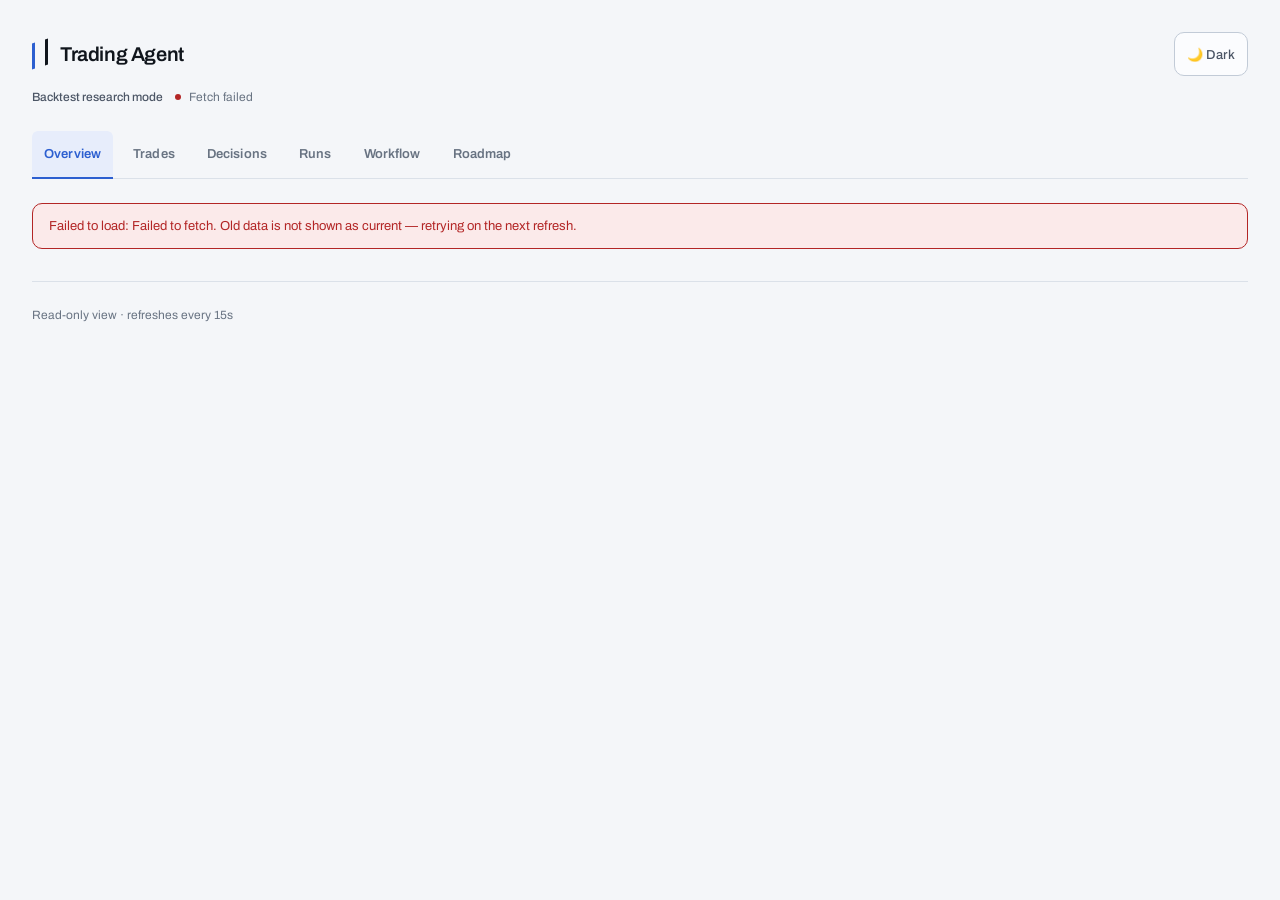
<file: dashboard-v2/index.html>
<!doctype html>
<html lang="en">
<head>
<meta charset="UTF-8">
<meta name="viewport" content="width=device-width, initial-scale=1.0">
<meta name="color-scheme" content="light dark">
<title>Trading Agent Dashboard</title>
<!-- No font preload: the @font-face rules are unicode-range subset, so a
     preload fires a "preloaded but not used" warning while buying almost
     nothing for a 34 KB face. font-display: swap already guarantees the
     page is readable from the first frame. -->
<link rel="stylesheet" href="css/app.css">
</head>
<body>
<a class="skip-link" href="#page-root">Skip to content</a>
<div class="shell">
  <header class="topbar">
    <div class="topbar-main">
      <div class="brand"><h1>Trading Agent</h1></div>
      <div class="controls">
        <div id="run-select-wrap"></div>
        <button type="button" id="theme-toggle" class="theme-toggle" aria-label="Toggle dark mode" aria-pressed="false">🌙 Dark</button>
      </div>
    </div>
    <p class="topbar-meta">
      <span class="mode-note">Backtest research mode</span>
      <span class="status" id="status-line"><span class="dot busy"></span>connecting…</span>
    </p>
  </header>

  <div class="health-bar" id="health-bar" hidden></div>

  <nav class="pages" id="page-nav" aria-label="Dashboard pages"></nav>

  <main id="page-root"></main>

  <footer class="appfoot">Read-only view · refreshes every 15s</footer>
</div>

<nav class="bottom-nav" id="bottom-nav" aria-label="Dashboard pages (mobile)"></nav>

<script type="module" src="js/app.js"></script>
</body>
</html>
</file>
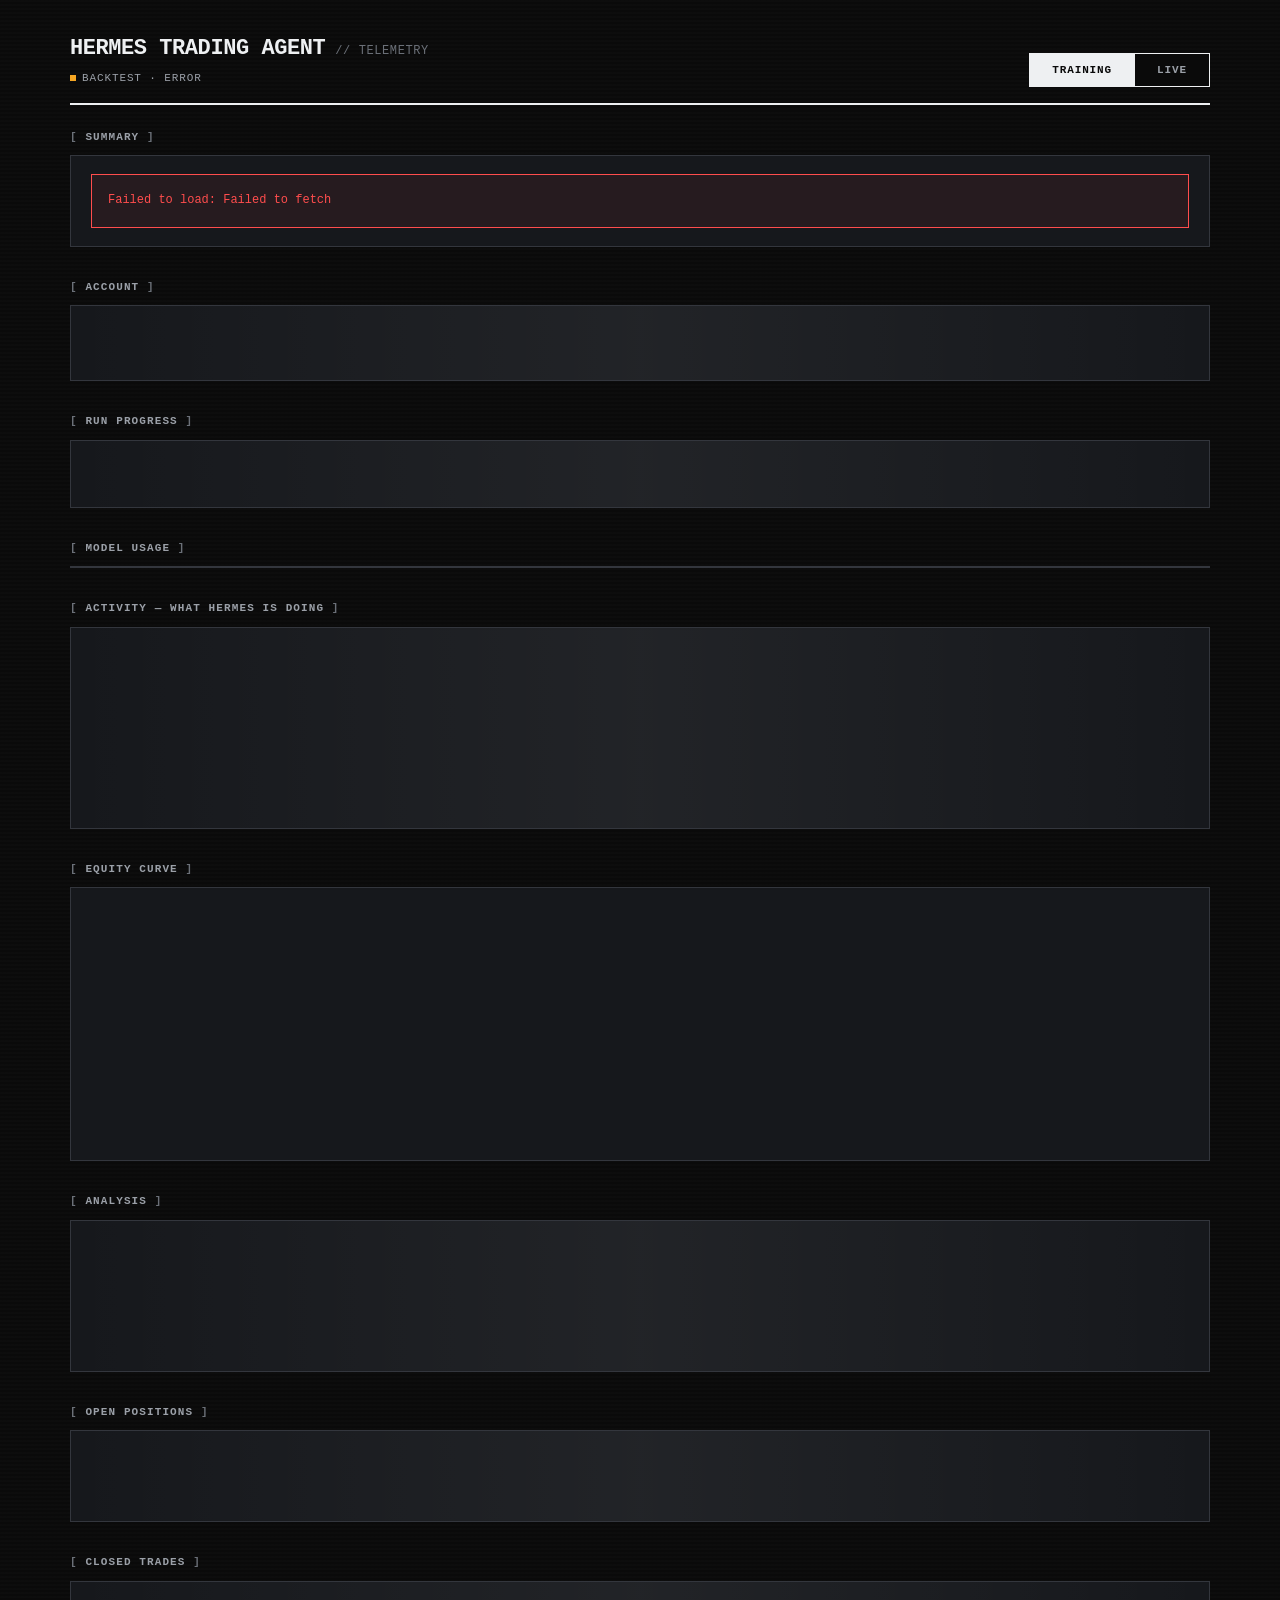
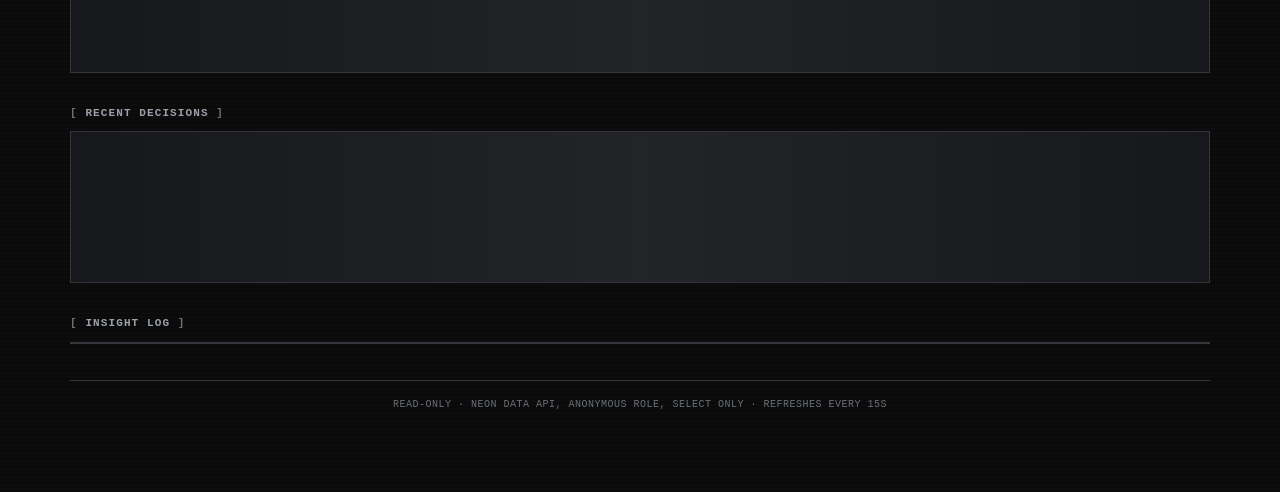
<file: dashboard/index.html>
<!doctype html>
<html lang="en">
<head>
<meta charset="UTF-8">
<meta name="viewport" content="width=device-width, initial-scale=1.0">
<title>Hermes Trading Agent // Telemetry</title>
<style>
  :root {
    --bg: #0a0a0a;
    /* Panels sit clearly above the page. The first pass had these 8 hex
       points apart (#0a0a0a vs #121212) and the whole UI read as one flat
       black mass with no visible structure. */
    --panel: #16181c;
    --panel-hi: #1d2026;
    --line: #33363d;
    --fg: #eef0f2;
    --fg-dim: #9ba0a8;
    --fg-faint: #6b7078;
    --red: #ff4d4d;
    --green: #4af626;
    --amber: #f5a623;
    --mono: 'JetBrains Mono', 'IBM Plex Mono', 'Cascadia Code', 'SF Mono', Consolas, monospace;
  }
  * { box-sizing: border-box; margin: 0; padding: 0; min-width: 0; }
  html { background: var(--bg); }
  body {
    background: var(--bg); color: var(--fg);
    font-family: var(--mono); font-size: 13px; line-height: 1.5;
    background-image: repeating-linear-gradient(
      0deg, transparent, transparent 2px, rgba(255,255,255,0.010) 2px, rgba(255,255,255,0.010) 4px
    );
    overflow-wrap: break-word;
  }
  .wrap { max-width: 1180px; margin: 0 auto; padding: 32px 20px 80px; }

  header {
    display: flex; align-items: flex-end; justify-content: space-between;
    border-bottom: 2px solid var(--fg); padding-bottom: 16px; margin-bottom: 24px;
    flex-wrap: wrap; gap: 16px;
  }
  h1 { font-size: 22px; font-weight: 800; letter-spacing: -0.02em; text-transform: uppercase; }
  h1 span.tag { color: var(--fg-faint); font-weight: 400; font-size: 12px; margin-left: 10px; letter-spacing: 0.05em; }
  .status-line { font-size: 11px; letter-spacing: 0.08em; color: var(--fg-dim); text-transform: uppercase; margin-top: 5px; }
  .dot { display: inline-block; width: 6px; height: 6px; background: var(--green); margin-right: 6px; }
  .dot.busy { background: var(--amber); }

  .mode-toggle { display: flex; border: 1px solid var(--fg); }
  .mode-toggle button {
    font-family: var(--mono); font-size: 11px; letter-spacing: 0.08em; text-transform: uppercase;
    background: var(--bg); color: var(--fg-dim); border: none; padding: 10px 22px; cursor: pointer; font-weight: 700;
  }
  .mode-toggle button + button { border-left: 1px solid var(--fg); }
  .mode-toggle button.active { background: var(--fg); color: var(--bg); }
  .mode-toggle button:hover:not(.active) { color: var(--fg); background: var(--panel-hi); }

  .section-label {
    font-size: 11px; font-weight: 700; letter-spacing: 0.1em; text-transform: uppercase;
    color: var(--fg-dim); margin-bottom: 10px;
  }
  .section-label::before { content: "[ "; color: var(--fg-faint); }
  .section-label::after { content: " ]"; color: var(--fg-faint); }
  section { margin-bottom: 32px; }

  /* -- summary ------------------------------------------------------- */
  .summary { border: 1px solid var(--line); background: var(--panel); padding: 18px 20px; font-size: 14px; line-height: 1.65; }
  .summary strong { color: var(--fg); font-weight: 700; }
  .summary .flag { color: var(--amber); }

  /* -- stat grid ------------------------------------------------------ */
  .stats { display: grid; grid-template-columns: repeat(6, 1fr); gap: 1px; background: var(--line); border: 1px solid var(--line); }
  .stat { background: var(--panel); padding: 14px 16px; }
  .stat-label { font-size: 10px; letter-spacing: 0.08em; text-transform: uppercase; color: var(--fg-faint); margin-bottom: 6px; }
  .stat-value { font-size: 19px; font-weight: 700; letter-spacing: -0.01em; }
  .stat-value.pos { color: var(--green); }
  .stat-value.neg { color: var(--red); }

  /* -- progress bar ---------------------------------------------------- */
  .bars { display: grid; grid-template-columns: 1fr; gap: 1px; background: var(--line); border: 1px solid var(--line); }
  .bar-cell { background: var(--panel); padding: 14px 16px; }
  .bar-head { display: flex; justify-content: space-between; font-size: 10px; text-transform: uppercase; letter-spacing: 0.06em; color: var(--fg-faint); margin-bottom: 8px; }
  .bar-head b { color: var(--fg); font-weight: 700; }
  .bar-track { height: 8px; background: var(--bg); border: 1px solid var(--line); }
  .bar-fill { height: 100%; background: var(--fg-dim); }
  .bar-fill.warn { background: var(--amber); }

  /* -- activity feed ---------------------------------------------------- */
  .feed { border: 1px solid var(--line); background: var(--panel); max-height: 330px; overflow-y: auto; }
  .feed-row { display: grid; grid-template-columns: 96px 108px 1fr; gap: 12px; padding: 9px 14px; border-bottom: 1px solid var(--line); font-size: 12px; }
  .feed-row:last-child { border-bottom: none; }
  .feed-time { color: var(--fg-faint); }
  .feed-type { text-transform: uppercase; letter-spacing: 0.04em; font-size: 10px; font-weight: 700; }
  .feed-type.risk_check, .feed-type.order_placed { color: var(--green); }
  .feed-type.order_rejected, .feed-type.exit { color: var(--red); }
  .feed-type.cycle_start, .feed-type.reasoning, .feed-type.order_queued { color: var(--fg-dim); }
  .feed-type.weekly_reflection { color: var(--amber); }
  .feed-desc { color: var(--fg); }

  /* -- chart ------------------------------------------------------------ */
  .chart-wrap { border: 1px solid var(--line); background: var(--panel); padding: 18px 20px 12px; }
  .chart-legend { display: flex; gap: 20px; font-size: 10px; text-transform: uppercase; letter-spacing: 0.06em; color: var(--fg-faint); margin-bottom: 12px; }
  .chart-legend b { color: var(--fg); font-weight: 700; }

  /* -- tables ------------------------------------------------------------ */
  table { width: 100%; border-collapse: collapse; }
  /* overflow-x:auto rather than shrinking columns -- a narrow viewport
     scrolls the table horizontally instead of crushing numeric columns
     unreadable; only activates when content actually overflows. */
  .panel { border: 1px solid var(--line); background: var(--panel); overflow-x: auto; }
  th { text-align: left; font-size: 10px; font-weight: 700; letter-spacing: 0.08em; text-transform: uppercase; color: var(--fg-faint); padding: 10px 14px; border-bottom: 1px solid var(--line); white-space: nowrap; }
  td { padding: 10px 14px; border-bottom: 1px solid var(--line); font-size: 12px; }
  /* Positions is the widest table (10 numeric/short columns) and reads
     better scrolled than wrapped mid-value. Closed trades' and insight
     log's free-text columns are exempt -- forced nowrap there would just
     hide text off-screen instead of scrolling it; wrapping is the
     readable behavior for prose. */
  #positions td { white-space: nowrap; }
  tr:last-child td { border-bottom: none; }
  tbody tr:hover td { background: var(--panel-hi); }
  .ticker { font-weight: 700; }
  .action-buy { color: var(--green); }
  .action-sell { color: var(--red); }
  .pos { color: var(--green); }
  .neg { color: var(--red); }

  /* -- analysis trio ------------------------------------------------------ */
  .trio { display: grid; grid-template-columns: repeat(3, 1fr); gap: 1px; background: var(--line); border: 1px solid var(--line); }
  .trio-cell { background: var(--panel); padding: 16px; }
  .trio-title { font-size: 10px; text-transform: uppercase; letter-spacing: 0.07em; color: var(--fg-faint); margin-bottom: 12px; }
  .kv { display: flex; justify-content: space-between; align-items: baseline; padding: 5px 0; font-size: 12px; border-bottom: 1px solid rgba(255,255,255,0.04); }
  .kv:last-child { border-bottom: none; }
  .kv-key { color: var(--fg-dim); }
  .kv-val { font-weight: 700; }
  .note { font-size: 11px; color: var(--fg-faint); margin-top: 10px; line-height: 1.5; }

  /* -- decision cards -------------------------------------------------- */
  .cards { display: grid; grid-template-columns: repeat(auto-fill, minmax(330px, 1fr)); gap: 1px; background: var(--line); border: 1px solid var(--line); }
  .card { background: var(--panel); padding: 16px; }
  .card-head { display: flex; justify-content: space-between; align-items: baseline; margin-bottom: 10px; }
  .card-ticker { font-size: 14px; font-weight: 800; }
  .card-time { font-size: 10px; color: var(--fg-faint); text-transform: uppercase; }
  .conf-meter { display: flex; gap: 3px; margin-bottom: 10px; }
  .conf-dot { width: 15px; height: 5px; background: var(--line); }
  .conf-dot.on { background: var(--green); }
  .badges { display: flex; gap: 6px; flex-wrap: wrap; margin-bottom: 10px; }
  .badge { font-size: 10px; letter-spacing: 0.05em; text-transform: uppercase; font-weight: 700; border: 1px solid var(--fg-faint); color: var(--fg-dim); padding: 3px 7px; }
  .card-field { font-size: 10px; color: var(--fg-faint); text-transform: uppercase; letter-spacing: 0.04em; margin-top: 10px; margin-bottom: 3px; }
  .card-value { font-size: 12px; color: var(--fg); }

  .empty { padding: 30px; text-align: center; color: var(--fg-faint); font-size: 12px; }
  .error { padding: 16px; color: var(--red); font-size: 12px; border: 1px solid var(--red); background: rgba(255,77,77,0.07); }

  /* -- loading skeletons ------------------------------------------------- */
  /* The first version swapped modes instantly with no feedback, which read
     as "broken" rather than "fast" -- there was no way to tell a completed
     empty result from a request that never fired. */
  .skel { background: var(--panel); position: relative; overflow: hidden; }
  .skel::after {
    content: ""; position: absolute; inset: 0;
    background: linear-gradient(90deg, transparent, rgba(255,255,255,0.05), transparent);
    animation: sweep 1.1s infinite;
  }
  @keyframes sweep { 0% { transform: translateX(-100%); } 100% { transform: translateX(100%); } }
  .skel-box { border: 1px solid var(--line); height: 74px; }
  .skel-tall { border: 1px solid var(--line); height: 200px; }

  footer { border-top: 1px solid var(--line); padding-top: 16px; margin-top: 36px; font-size: 10px; color: var(--fg-faint); text-transform: uppercase; letter-spacing: 0.05em; text-align: center; }

  ::-webkit-scrollbar { width: 9px; }
  ::-webkit-scrollbar-track { background: var(--bg); }
  ::-webkit-scrollbar-thumb { background: var(--line); }

  @media (max-width: 900px) {
    .stats { grid-template-columns: repeat(3, 1fr); }
    .trio, .bars { grid-template-columns: 1fr; }
    .feed-row { grid-template-columns: 1fr; gap: 2px; }
  }

  /* Verified at 390px (iPhone 12/13/14 width) and 375px (iPhone SE). */
  @media (max-width: 480px) {
    .wrap { padding: 20px 14px 56px; }
    header { padding-bottom: 12px; margin-bottom: 20px; }
    h1 { font-size: 18px; }
    .mode-toggle button { padding: 9px 16px; }
    section { margin-bottom: 24px; }
    .stats { grid-template-columns: repeat(2, 1fr); }
    .cards { grid-template-columns: 1fr; }
    .summary { padding: 14px 16px; font-size: 13px; }
    .stat, .bar-cell, .trio-cell, .card { padding: 12px; }
    .feed-row { padding: 8px 12px; }
  }
</style>
</head>
<body>
<div class="wrap">

  <header>
    <div>
      <h1>Hermes Trading Agent<span class="tag">// telemetry</span></h1>
      <div class="status-line" id="status-line"><span class="dot busy"></span>connecting…</div>
    </div>
    <div class="mode-toggle">
      <button id="btn-backtest" class="active">Training</button>
      <button id="btn-live">Live</button>
    </div>
  </header>

  <section>
    <div class="section-label">Summary</div>
    <div class="summary" id="summary">—</div>
  </section>

  <section>
    <div class="section-label">Account</div>
    <div class="stats" id="stats"></div>
  </section>

  <section>
    <div class="section-label">Run Progress</div>
    <div class="bars" id="bars"></div>
  </section>

  <section>
    <div class="section-label">Model Usage</div>
    <div class="stats" id="usage-stats"></div>
  </section>

  <section>
    <div class="section-label">Activity — What Hermes Is Doing</div>
    <div id="feed" class="feed"></div>
  </section>

  <section>
    <div class="section-label">Equity Curve</div>
    <div class="chart-wrap">
      <div class="chart-legend" id="chart-legend"></div>
      <svg id="chart" viewBox="0 0 1000 260" style="width:100%; height:230px; display:block; overflow:visible;"></svg>
    </div>
  </section>

  <section>
    <div class="section-label">Analysis</div>
    <div class="trio" id="analysis"></div>
  </section>

  <section>
    <div class="section-label">Open Positions</div>
    <div class="panel" id="positions"></div>
  </section>

  <section>
    <div class="section-label">Closed Trades</div>
    <div class="panel" id="closed"></div>
  </section>

  <section>
    <div class="section-label">Recent Decisions</div>
    <div class="cards" id="decisions"></div>
  </section>

  <section>
    <div class="section-label">Insight Log</div>
    <div class="panel" id="insights"></div>
  </section>

  <footer>Read-only · Neon Data API, anonymous role, SELECT only · refreshes every 15s</footer>
</div>

<script>
const AUTH_URL = "https://ep-falling-thunder-b1mr6i56.neonauth.c-5.eu-central-1.aws.neon.tech/neondb/auth";
const DATA_API_URL = "https://ep-falling-thunder-b1mr6i56.apirest.c-5.eu-central-1.aws.neon.tech/neondb/rest/v1";
const REFRESH_MS = 15000;
const STARTING_EQUITY = 100000;
const WINDOW_DAYS = 179;  // 2026-02-17 -> 2026-08-14
// Provable upper bound on trade ROWS (not positions) for the full planned
// baseline: at most one decision (BUY or SELL) per watchlist ticker per
// trading day (RULES.md §9.1 -- never average down, one open lot per
// ticker), 10 tickers, ~125 real trading days in the window. 10*125=1250;
// 2000 leaves real margin without building pagination for a bound this
// small. A limit, not a real observed count -- see run_backtest.py.
//
// 2026-08-28 correction: that 2,000 bound was WRONG. It assumed at most
// one trade row per ticker per day, true only for discretionary decisions
// -- a mechanical exit (stop/target/time-stop) can ALSO journal a row for
// the same ticker on the same day a discretionary order resolves,
// meaning 2 rows/ticker/day is real. Rather than re-derive a wider bound
// that could STILL be wrong, this now paginates until a real empty page
// -- see qAll -- which is correct regardless of true volume.

// One Neon database throughout; mode is a column value, not a separate
// connection. These are the values each table uses for the same concept.
const MODES = {
  backtest: { trades: "backtest", activity: "backtest", snapshots: "backtest" },
  live:     { trades: "alpaca",   activity: "live",     snapshots: "live" },
};
let currentMode = "backtest";

let cachedToken = null, tokenExpiresAt = 0;
async function getAnonToken() {
  const now = Date.now() / 1000;
  if (cachedToken && tokenExpiresAt - now > 30) return cachedToken;
  const res = await fetch(`${AUTH_URL}/token/anonymous`);
  if (!res.ok) throw new Error(`token fetch failed: ${res.status}`);
  const d = await res.json();
  cachedToken = d.token; tokenExpiresAt = d.expires_at;
  return cachedToken;
}
async function q(table, params = "") {
  const token = await getAnonToken();
  const res = await fetch(`${DATA_API_URL}/${table}${params}`, { headers: { Authorization: `Bearer ${token}` } });
  if (!res.ok) throw new Error(`${table}: ${res.status}`);
  return res.json();
}
// Exact row count without fetching rows -- PostgREST's Content-Range header
// (Prefer: count=exact), for a count that can legitimately exceed a page
// limit (e.g. total failed cycles) without inventing a second counting path.
async function qCount(table, params = "") {
  const token = await getAnonToken();
  const res = await fetch(`${DATA_API_URL}/${table}${params}&limit=1`, {
    headers: { Authorization: `Bearer ${token}`, Prefer: "count=exact" },
  });
  if (!res.ok) throw new Error(`${table}: ${res.status}`);
  const range = res.headers.get("content-range");  // "0-0/123"
  return range ? parseInt(range.split("/")[1], 10) || 0 : 0;
}
// Full result set via PostgREST offset pagination -- fetches pages until a
// page comes back short of pageSize, so it's correct regardless of true
// row count (see the TRADES_LIMIT note above for why a fixed cap isn't).
// `params` must not already include limit/offset.
async function qAll(table, params, pageSize = 1000) {
  const token = await getAnonToken();
  let all = [], offset = 0;
  while (true) {
    const res = await fetch(
      `${DATA_API_URL}/${table}${params}&limit=${pageSize}&offset=${offset}`,
      { headers: { Authorization: `Bearer ${token}` } },
    );
    if (!res.ok) throw new Error(`${table}: ${res.status}`);
    const page = await res.json();
    all = all.concat(page);
    if (page.length < pageSize) break;
    offset += pageSize;
  }
  return all;
}

const money = n => (n == null) ? "—" : "$" + Number(n).toLocaleString(undefined, {minimumFractionDigits:2, maximumFractionDigits:2});
const pctSigned = n => (n == null) ? "—" : (n >= 0 ? "+" : "") + Number(n).toFixed(2) + "%";
const pctPlain  = n => (n == null) ? "—" : Number(n).toFixed(2) + "%";
const time = iso => new Date(iso).toLocaleString(undefined, { month:"short", day:"numeric", hour:"2-digit", minute:"2-digit" });
// 2026-08-29 correctness pass #4 hygiene: also escapes quotes, not just
// &/</>` -- defensive hardening for any future attribute-context use of
// esc() (a bare " or ' in text content isn't itself exploitable, but a
// helper named "esc" that silently doesn't escape quotes is a trap for
// whoever reaches for it next).
const esc = s => (s ?? "").toString().replace(/[&<>"']/g, c => ({"&":"&amp;","<":"&lt;",">":"&gt;","\"":"&quot;","'":"&#39;"}[c]));
const el = id => document.getElementById(id);

/* Pair each BUY with the SELL that closed it. RULES.md §9.1 (never average
   down) guarantees one open lot per ticker at a time, so simple sequential
   pairing per ticker is exact here, not an approximation. */
function pairTrades(trades) {
  const byTicker = {};
  for (const t of [...trades].reverse()) (byTicker[t.ticker] ||= []).push(t);
  const closed = [], open = [];
  for (const rows of Object.values(byTicker)) {
    let entry = null;
    for (const t of rows) {
      if (t.status !== "filled") continue;
      if (t.action === "BUY") entry = t;
      else if (t.action === "SELL" && entry) {
        const pnl = (Number(t.fill_price) - Number(entry.fill_price)) * Number(entry.fill_quantity);
        closed.push({ entry, exit: t, pnl, pnlPct: (Number(t.fill_price)/Number(entry.fill_price) - 1) * 100 });
        entry = null;
      }
    }
    if (entry) open.push(entry);
  }
  return { closed, open };
}

// Standardized match for "this activity row is a real risk-check
// rejection" -- risk_check (decision-time) and order_rejected (execution-
// time) are the two event types a rejection is ever logged under; a
// literal "BLOCKED" prefix never actually appears in a stored description
// (that string is console-only -- see run_backtest.py's main()) and the
// old filter never matched a single real row. Requires a §-reference so a
// coincidental match (an order_rejected row for a broker-side reason with
// no rule number) isn't miscounted as a RULES.md block.
//
// M4 correction pass (2026-09-27): public_agent_activity no longer
// carries `description` (see the fetch layer's own comment) -- guarded
// with `|| ""` so this always returns false against the public view
// rather than relying on `.test()`'s own string coercion of `undefined`.
// A deliberate, documented feature reduction (see renderAnalysis below),
// not a bug.
function isBlockedRow(a) {
  return (a.event_type === "risk_check" || a.event_type === "order_rejected")
    && /§\d/.test(a.description || "");
}

function renderSummary(trades, snaps, blockedActivity, failedCount) {
  const { closed, open } = pairTrades(trades);
  const cycles = snaps.length;
  const wins = closed.filter(c => c.pnl > 0).length;
  // 2026-08-28 correctness pass (item 6): the COMPLETE blocked-activity
  // dataset (same one renderAnalysis already uses), not the 80-row recent
  // feed -- a whole-run "blocked by the risk checker" total must not
  // silently cap out at whatever fits in the live tail.
  const blocked = blockedActivity.filter(isBlockedRow).length;

  if (!cycles && !trades.length) {
    el("summary").innerHTML = `<span class="kv-key">No ${currentMode === "backtest" ? "training" : "live"} data recorded yet. This view populates as soon as the first cycle runs.</span>`;
    return;
  }
  const parts = [];
  parts.push(`<strong>${cycles}</strong> cycle${cycles===1?"":"s"} recorded`);
  parts.push(`<strong>${closed.length + open.length}</strong> position${closed.length+open.length===1?"":"s"} taken (<strong>${open.length}</strong> still open)`);
  // Observation only, no sample-size-blind win/loss framing and no
  // recommendation to loosen anything -- see RULES.md's own "Hermes may
  // never loosen a constraint" and this task's "neutral analysis" scope.
  if (closed.length) parts.push(`<strong>${wins}/${closed.length}</strong> closed positions were profitable`);
  if (blocked) parts.push(`<strong>${blocked}</strong> decision${blocked===1?"":"s"} blocked by the risk checker`);
  if (failedCount) parts.push(`<strong>${failedCount}</strong> failed cycle${failedCount===1?"":"s"} recorded`);

  el("summary").innerHTML = parts.join(" · ") + ".";
}

function statCell(label, value, cls = "") {
  return `<div class="stat"><div class="stat-label">${label}</div><div class="stat-value ${cls}">${value}</div></div>`;
}

function renderStats(snaps, openCount, closed, lastFailedRow) {
  const snap = snaps[0];
  const wins = closed.filter(c => c.pnl > 0).length;
  const winRate = closed.length ? `${Math.round(wins/closed.length*100)}%` : "—";
  if (!snap) {
    el("stats").innerHTML = `<div class="stat" style="grid-column:1/-1"><div class="empty">No snapshots recorded yet for this mode.</div></div>`;
    return;
  }
  const dd = Number(snap.drawdown_pct ?? 0);
  const maxDd = Math.min(0, ...snaps.map(s => Number(s.drawdown_pct ?? 0)));
  const totalRet = (Number(snap.equity) / STARTING_EQUITY - 1) * 100;
  const realizedPnl = closed.reduce((a, c) => a + c.pnl, 0);
  const unrealizedPnl = (snap.open_positions_detail || [])
    .reduce((a, p) => a + Number(p.unrealized_pl ?? 0), 0);
  const cells = [
    statCell("Cash", money(snap.cash)),
    statCell("Equity", money(snap.equity)),
    ...(currentMode === "backtest" ? [statCell("Sim Day", esc(snap.day_label || "—"))] : []),
    statCell("Total Return", pctSigned(totalRet), totalRet >= 0 ? "pos" : "neg"),
    statCell("Realized P&L", money(realizedPnl), realizedPnl >= 0 ? "pos" : "neg"),
    statCell("Unrealized P&L", money(unrealizedPnl), unrealizedPnl >= 0 ? "pos" : "neg"),
    statCell("Exposure", pctPlain(snap.exposure_pct)),
    statCell("Drawdown", pctPlain(dd), dd < 0 ? "neg" : ""),
    statCell("Max Drawdown", pctPlain(maxDd), maxDd < 0 ? "neg" : ""),
    statCell("Open / Closed", `${openCount} / ${closed.length}`),
    statCell("Win Rate", `${winRate}${closed.length?` (n=${closed.length})`:""}`),
    statCell("Last Successful Cycle", time(snap.created_at)),
    statCell("Last Failed Attempt", lastFailedRow ? time(lastFailedRow.created_at) : "none recorded"),
  ];
  el("stats").innerHTML = cells.join("");
}

function renderBars(snaps) {
  if (currentMode !== "backtest") {
    el("bars").innerHTML = `<div class="bar-cell" style="grid-column:1/-1"><div class="empty">Run progress applies to training runs.</div></div>`;
    return;
  }
  const latest = snaps[0];
  const dayNum = latest?.day_label ? parseInt(latest.day_label.replace(/\D/g, ""), 10) || 0 : 0;
  const dayPct = Math.min(100, dayNum / WINDOW_DAYS * 100);

  // 2026-08-31: the weekly invocation counter (and the 175/week gate it
  // used to enforce, removed earlier) is gone entirely -- run-scoped
  // token/api_calls metrics in the Model Usage panel already carry the
  // real signal it existed to surface. This is now the only bar; .bars
  // is a single-column grid so it spans the full row.
  el("bars").innerHTML = `
    <div class="bar-cell">
      <div class="bar-head"><span>Backtest window</span><span><b>Day ${dayNum}</b> / ${WINDOW_DAYS}</span></div>
      <div class="bar-track"><div class="bar-fill" style="width:${dayPct}%"></div></div>
    </div>`;
}

function renderUsageStats(snaps, failedCount) {
  const latest = snaps[0];
  if (!latest || latest.total_tokens == null) {
    el("usage-stats").innerHTML = `<div class="stat" style="grid-column:1/-1"><div class="empty">No usage data recorded yet for this mode.</div></div>`;
    return;
  }
  const withUsage = snaps.filter(s => s.total_tokens != null);
  const avgTokens = withUsage.length
    ? Math.round(withUsage.reduce((a, s) => a + Number(s.total_tokens), 0) / withUsage.length)
    : null;
  // A cycle retried (its one allowed JSON-parse retry, see run_backtest.py's
  // ask_hermes) whenever it made more than one real call.
  const retries = withUsage.reduce((a, s) => a + Math.max(0, (Number(s.api_calls) || 1) - 1), 0);
  const cells = [
    statCell("Provider / Model", "openai-codex / gpt-5.4-mini"),
    statCell("Input Tokens", Number(latest.input_tokens ?? 0).toLocaleString()),
    statCell("Output Tokens", Number(latest.output_tokens ?? 0).toLocaleString()),
    statCell("Reasoning Tokens", Number(latest.reasoning_tokens ?? 0).toLocaleString()),
    statCell("Cache-Read Tokens", Number(latest.cache_read_tokens ?? 0).toLocaleString()),
    statCell("Total Tokens (latest)", Number(latest.total_tokens ?? 0).toLocaleString()),
    statCell("Avg Tokens / Cycle", avgTokens != null ? avgTokens.toLocaleString() : "—"),
    statCell("Retry Count", retries),
    statCell("Failed-Cycle Count", failedCount ?? 0),
  ];
  el("usage-stats").innerHTML = cells.join("");
}

function renderFeed(rows) {
  if (!rows.length) { el("feed").innerHTML = `<div class="empty">No activity logged yet for this mode.</div>`; return; }
  el("feed").innerHTML = rows.map(r => `
    <div class="feed-row">
      <div class="feed-time">${time(r.created_at)}</div>
      <div class="feed-type ${esc(r.event_type)}">${esc(r.event_type).replace(/_/g," ")}</div>
      <div class="feed-desc">${esc(r.description) || "(activity text not available on this public view)"}</div>
    </div>`).join("");
}

/* Rewritten: the first version drew a bare polyline with no axis, no scale
   and no baseline -- a line that could equally be a 1% wobble or a 50%
   collapse, with no way to tell which. */
function renderChart(snaps) {
  const svg = el("chart"), legend = el("chart-legend");
  if (snaps.length < 2) {
    svg.innerHTML = `<text x="500" y="130" text-anchor="middle" fill="#6b7078" font-size="13" font-family="monospace">${snaps.length ? "One snapshot so far — the curve needs at least two cycles" : "No snapshots yet"}</text>`;
    legend.innerHTML = "";
    return;
  }
  const pts = [...snaps].reverse();
  const vals = pts.map(p => Number(p.equity));
  const last = vals[vals.length - 1];

  // Always include the starting equity in the scale, so the curve is read
  // against "did we make money", not just its own local wiggle.
  const lo = Math.min(...vals, STARTING_EQUITY), hi = Math.max(...vals, STARTING_EQUITY);
  const pad = (hi - lo) * 0.15 || 500;
  const min = lo - pad, max = hi + pad, range = max - min;

  const W = 1000, H = 260, L = 78, R = 16, T = 14, B = 30;
  const x = i => L + (i / (vals.length - 1)) * (W - L - R);
  const y = v => T + (1 - (v - min) / range) * (H - T - B);

  const gridVals = [max, (max + min) / 2, min];
  const grid = gridVals.map(v => `
    <line x1="${L}" y1="${y(v).toFixed(1)}" x2="${W-R}" y2="${y(v).toFixed(1)}" stroke="#33363d" stroke-width="1"/>
    <text x="${L-8}" y="${(y(v)+4).toFixed(1)}" text-anchor="end" fill="#6b7078" font-size="10" font-family="monospace">${Math.round(v).toLocaleString()}</text>
  `).join("");

  const baseY = y(STARTING_EQUITY);
  const baseline = `
    <line x1="${L}" y1="${baseY.toFixed(1)}" x2="${W-R}" y2="${baseY.toFixed(1)}" stroke="#9ba0a8" stroke-width="1" stroke-dasharray="5 4"/>
    <text x="${W-R}" y="${(baseY-7).toFixed(1)}" text-anchor="end" fill="#9ba0a8" font-size="10" font-family="monospace">START ${STARTING_EQUITY.toLocaleString()}</text>`;

  const color = last >= STARTING_EQUITY ? "#4af626" : "#ff4d4d";
  const line = vals.map((v,i) => `${x(i).toFixed(1)},${y(v).toFixed(1)}`).join(" ");
  const area = `${L},${y(min).toFixed(1)} ${line} ${x(vals.length-1).toFixed(1)},${y(min).toFixed(1)}`;
  const dots = vals.map((v,i) => `<circle cx="${x(i).toFixed(1)}" cy="${y(v).toFixed(1)}" r="3" fill="${color}"><title>${pts[i].day_label || time(pts[i].created_at)} — ${money(v)}</title></circle>`).join("");

  const firstLbl = pts[0].day_label || time(pts[0].created_at);
  const lastLbl = pts[pts.length-1].day_label || time(pts[pts.length-1].created_at);
  const axis = `
    <text x="${L}" y="${H-8}" fill="#6b7078" font-size="10" font-family="monospace">${esc(firstLbl)}</text>
    <text x="${W-R}" y="${H-8}" text-anchor="end" fill="#6b7078" font-size="10" font-family="monospace">${esc(lastLbl)}</text>`;

  svg.innerHTML = `${grid}${baseline}
    <polygon points="${area}" fill="${color}" opacity="0.07"/>
    <polyline points="${line}" fill="none" stroke="${color}" stroke-width="2"/>
    ${dots}${axis}`;

  const change = (last / STARTING_EQUITY - 1) * 100;
  legend.innerHTML = `
    <span>Now <b>${money(last)}</b></span>
    <span>Vs start <b style="color:${color}">${pctSigned(change)}</b></span>
    <span>Peak <b>${money(Math.max(...vals))}</b></span>
    <span>Trough <b>${money(Math.min(...vals))}</b></span>
    <span>Points <b>${vals.length}</b></span>`;
}

function renderAnalysis(trades, blockedActivity) {
  const { closed } = pairTrades(trades);

  // 1. Exit reasons -- directly answers whether targets are ever reached.
  const reasons = {};
  for (const c of closed) {
    const r = (c.exit.strategy_notes || "").replace("Mechanical exit: ", "").trim() || "discretionary";
    reasons[r] = (reasons[r] || 0) + 1;
  }
  const exitRows = Object.entries(reasons).sort((a,b) => b[1]-a[1])
    .map(([k,v]) => `<div class="kv"><span class="kv-key">${esc(k)}</span><span class="kv-val">${v}</span></div>`).join("")
    || `<div class="note">No closed trades yet.</div>`;

  // 2. Which RULES.md sections block most often -- an observed count, not
  //    a tuning recommendation (see RULES.md's own "never loosen a
  //    constraint"). `activity` here is the COMPLETE whole-run blocked
  //    dataset (qAll, not the 80-row recent feed) -- see refresh().
  const rules = {};
  for (const a of blockedActivity) {
    if (!isBlockedRow(a)) continue;
    for (const m of (a.description || "").matchAll(/§[0-9]+[a-z]?/g)) rules[m[0]] = (rules[m[0]] || 0) + 1;
  }
  const ruleRows = Object.entries(rules).sort((a,b) => b[1]-a[1])
    .map(([k,v]) => `<div class="kv"><span class="kv-key">${esc(k)}</span><span class="kv-val">${v}</span></div>`).join("")
    || `<div class="note">No blocked decisions recorded.</div>`;

  // 3. Confidence calibration -- the entire point of the confidence field.
  const buckets = {};
  for (const c of closed) {
    const k = c.entry.confidence || 0;
    (buckets[k] ||= { n: 0, wins: 0 });
    buckets[k].n++; if (c.pnl > 0) buckets[k].wins++;
  }
  const confRows = Object.keys(buckets).sort().map(k => {
    const b = buckets[k];
    return `<div class="kv"><span class="kv-key">conf ${k}/5</span><span class="kv-val">${Math.round(b.wins/b.n*100)}% of ${b.n}</span></div>`;
  }).join("") || `<div class="note">Needs closed trades before calibration means anything.</div>`;

  el("analysis").innerHTML = `
    <div class="trio-cell"><div class="trio-title">Exit reasons</div>${exitRows}
      <div class="note">Observed distribution of how closed positions actually exited. Sample size: ${closed.length}.</div></div>
    <div class="trio-cell"><div class="trio-title">Blocked by rule</div>${ruleRows}
      <div class="note">Observed count of risk-checker blocks by RULES.md section. Not a recommendation to change any rule.</div></div>
    <div class="trio-cell"><div class="trio-title">Confidence calibration</div>${confRows}
      <div class="note">Observed win rate by stated confidence, shown with its sample size (n).</div></div>`;
}

function renderPositions(trades, snaps) {
  const { open } = pairTrades(trades);
  if (!open.length) { el("positions").innerHTML = `<div class="empty">No open positions.</div>`; return; }
  // Real per-position detail (current mark, stop, target, days held,
  // unrealized P&L) as computed by the harness at the latest snapshot --
  // not re-derived here. Falls back to entry-only fields (still real, just
  // less complete) if a position was opened before this column existed, or
  // the ticker doesn't appear in the latest snapshot's detail for some
  // other reason -- never invented.
  const detailByTicker = {};
  for (const p of (snaps[0]?.open_positions_detail || [])) detailByTicker[p.ticker] = p;

  el("positions").innerHTML = `<table>
    <thead><tr><th>Ticker</th><th>Qty</th><th>Entry</th><th>Current</th><th>Value</th>
      <th>Unrealized P&L</th><th>Stop</th><th>Target</th><th>Days Held</th><th>Confidence</th></tr></thead>
    <tbody>${open.map(t => {
      const d = detailByTicker[t.ticker];
      const current = d ? Number(d.current_price) : Number(t.fill_price);
      const value = current * t.fill_quantity;
      const upl = d ? Number(d.unrealized_pl) : null;
      const uplPct = d ? Number(d.unrealized_pl_pct) : null;
      // Phase 1 aggressive profile: unobtrusive -- a title tooltip on the
      // ticker cell, not a new column. Null on every pre-Phase-1 row
      // (nothing shown, not a placeholder dash), same "never invented"
      // discipline as the rest of this table.
      const profileTip = t.strategy_profile
        ? ` title="${esc(t.strategy_profile)} · min reward:risk ${t.min_reward_risk_used ?? "?"}:1"`
        : "";
      return `<tr>
      <td class="ticker"${profileTip}>${esc(t.ticker)}</td><td>${t.fill_quantity}</td>
      <td>${money(t.fill_price)}</td><td>${money(current)}</td><td>${money(value)}</td>
      <td class="${upl==null?"":upl>=0?"pos":"neg"}">${upl==null?"—":`${upl>=0?"+":""}${money(upl)} (${pctSigned(uplPct)})`}</td>
      <td>${d ? money(d.stop_price) : (t.stop_price != null ? money(t.stop_price) : "—")}</td>
      <td>${d ? money(d.target_price) : (t.target_price != null ? money(t.target_price) : "—")}</td>
      <td>${d ? d.days_held : "—"}</td>
      <td>${"●".repeat(t.confidence||0)}${"○".repeat(5-(t.confidence||0))}</td></tr>`;
    }).join("")}</tbody></table>`;
}

function renderClosed(trades) {
  const { closed } = pairTrades(trades);
  if (!closed.length) { el("closed").innerHTML = `<div class="empty">No closed trades yet.</div>`; return; }
  el("closed").innerHTML = `<table>
    <thead><tr><th>Ticker</th><th>Qty</th><th>Entry</th><th>Exit</th><th>P&L</th><th>%</th><th>Reason</th></tr></thead>
    <tbody>${closed.reverse().map(c => `<tr>
      <td class="ticker">${esc(c.entry.ticker)}</td><td>${c.entry.fill_quantity}</td>
      <td>${money(c.entry.fill_price)}</td><td>${money(c.exit.fill_price)}</td>
      <td class="${c.pnl>=0?"pos":"neg"}">${c.pnl>=0?"+":""}${money(c.pnl).replace("$","$")}</td>
      <td class="${c.pnl>=0?"pos":"neg"}">${pctSigned(c.pnlPct)}</td>
      <td>${esc((c.exit.strategy_notes||"").replace("Mechanical exit: ",""))}</td></tr>`).join("")}</tbody></table>`;
}

function renderDecisions(trades) {
  const recent = trades.slice(0, 9);
  if (!recent.length) { el("decisions").innerHTML = `<div class="empty" style="grid-column:1/-1">No decisions recorded yet for this mode.</div>`; return; }
  el("decisions").innerHTML = recent.map(t => `
    <div class="card">
      <div class="card-head">
        <span class="card-ticker ${t.action==='BUY'?'action-buy':'action-sell'}">${t.action} ${esc(t.ticker)}</span>
        <span class="card-time">${time(t.created_at)}</span>
      </div>
      ${t.action === "BUY" ? `<div class="conf-meter">${[1,2,3,4,5].map(i=>`<div class="conf-dot ${i<=(t.confidence||0)?"on":""}"></div>`).join("")}</div>` : ""}
      <div class="badges">
        <span class="badge">${esc(t.primary_signal || "—")}</span>
        ${t.technical_basis ? `<span class="badge">${esc(t.technical_basis)}</span>` : ""}
        ${t.action === "BUY" ? `<span class="badge">R:R ${t.expected_reward_risk ?? "—"}</span>` : ""}
        <span class="badge">${esc(t.status)}</span>
      </div>
      ${t.action === "BUY" ? `<div class="card-field">Invalidation condition</div><div class="card-value">${esc(t.invalidation_condition)||"—"}</div>` : ""}
      <div class="card-field">Reasoning</div><div class="card-value">${esc(t.strategy_notes)||"—"}</div>
    </div>`).join("");
}

function renderInsights(rows) {
  if (!rows.length) { el("insights").innerHTML = `<div class="empty">No reflection entries yet — populated during weekly reflection cycles.</div>`; return; }
  el("insights").innerHTML = `<table>
    <thead><tr><th>Cycle</th><th>Insight</th><th>Time</th></tr></thead>
    <tbody>${rows.map(r=>`<tr><td>${esc(r.cycle_type)}</td><td>${esc(r.insight_text) || "(reflection text not available on this public view)"}</td><td>${time(r.created_at)}</td></tr>`).join("")}</tbody></table>`;
}

function showSkeletons() {
  el("summary").innerHTML = `<span style="color:var(--fg-faint)">querying…</span>`;
  el("stats").innerHTML = `<div class="stat skel" style="grid-column:1/-1;height:74px"></div>`;
  el("bars").innerHTML = `<div class="bar-cell skel" style="grid-column:1/-1;height:66px"></div>`;
  el("feed").innerHTML = `<div class="skel" style="height:200px"></div>`;
  el("analysis").innerHTML = `<div class="trio-cell skel" style="grid-column:1/-1;height:150px"></div>`;
  el("positions").innerHTML = `<div class="skel" style="height:90px"></div>`;
  el("closed").innerHTML = `<div class="skel" style="height:90px"></div>`;
  el("decisions").innerHTML = `<div class="card skel" style="grid-column:1/-1;height:150px"></div>`;
  el("chart").innerHTML = "";
  el("chart-legend").innerHTML = "";
}

async function refresh(withSkeletons = false) {
  if (withSkeletons) showSkeletons();
  const m = MODES[currentMode];
  el("status-line").innerHTML = `<span class="dot busy"></span>${currentMode.toUpperCase()} · querying neon…`;

  try {
    // Phase 1: which run is "current"? The latest snapshot's run_id --
    // live rows never have one (runFilter stays empty, unfiltered, which
    // is correct: live has no run concept). Determined FIRST so every
    // other query below can be scoped to it in one round trip, rather
    // than fetching everything and hoping it happens to belong to one run.
    const latest = await q("portfolio_snapshots", `?mode=eq.${m.snapshots}&order=created_at.desc&limit=1`);
    const currentRunId = latest[0]?.run_id ?? null;

    // 2026-08-29 correctness pass #4 (item 10): backtest mode has a real
    // run concept -- every backtest row carries run_id. With zero
    // snapshots there is no "current run" to scope to at all, and the
    // queries below running unfiltered would silently mix EVERY past
    // discarded run's rows together instead of showing a clean empty
    // state. Live has no run_id concept (every live row's run_id is
    // always NULL), so its unfiltered fallback is correct and stays
    // unchanged -- this only short-circuits for backtest.
    if (currentMode === "backtest" && !currentRunId) {
      el("summary").innerHTML = `<span class="kv-key">No run scoped yet — training hasn't started (or the run was just reset). This view populates as soon as the first cycle runs.</span>`;
      renderStats([], 0, [], null);
      renderBars([]);
      renderUsageStats([], 0);
      renderFeed([]);
      renderChart([]);
      renderAnalysis([], []);
      renderPositions([], []);
      renderClosed([]);
      renderDecisions([]);
      renderInsights([]);
      el("status-line").innerHTML = `<span class="dot"></span>${currentMode.toUpperCase()} · no run scoped`;
      return;
    }

    const runFilter = currentRunId ? `&run_id=eq.${currentRunId}` : "";

    // public_trades / public_agent_activity / public_insight_log
    // (2026-09-27 hardening pass, M4), not the raw tables -- the
    // anonymous role's direct grant on trades/agent_activity/insight_log
    // was revoked (those three carry free-text fields that can leak a
    // masked alias alongside the same row's real ticker); these views
    // re-grant every other column unchanged and redact only the alias
    // tokens inside that text -- see trade-journal-mcp/schema.sql and
    // dashboard-v2/js/data.js's own copy of this same change.
    const [trades, activity, snaps, blockedActivity, insights, failedCount, lastFailed] = await Promise.all([
      qAll("public_trades", `?execution_mode=eq.${m.trades}${runFilter}&order=created_at.desc`),
      q("public_agent_activity", `?mode=eq.${m.activity}${runFilter}&order=created_at.desc&limit=80`),
      qAll("portfolio_snapshots", `?mode=eq.${m.snapshots}${runFilter}&order=created_at.desc`),
      // Separate, COMPLETE dataset for the "blocked by rule" whole-run
      // stat -- the 80-row feed above is a recent live tail, not a
      // faithful whole-run total, and must never be presented as one.
      // risk_check (decision-time) + order_rejected (execution-time) are
      // the two event types a real rejection is ever logged under.
      // 2026-08-29 correctness pass #4 hygiene: explicit order=, matching
      // every other qAll() call -- without it, PostgREST gives no
      // guarantee of stable row ordering across paginated offset/limit
      // requests, which can duplicate or skip rows across pages on a
      // large blocked-activity dataset.
      qAll("public_agent_activity", `?mode=eq.${m.activity}${runFilter}&event_type=in.(risk_check,order_rejected)&order=created_at.desc`),
      q("public_insight_log", `?mode=eq.${m.activity}${runFilter}&order=created_at.desc&limit=20`),
      qCount("public_agent_activity", `?mode=eq.${m.activity}${runFilter}&event_type=eq.cycle_failed`),
      q("public_agent_activity", `?mode=eq.${m.activity}${runFilter}&event_type=eq.cycle_failed&order=created_at.desc&limit=1`),
    ]);
    const { closed, open } = pairTrades(trades);

    renderSummary(trades, snaps, blockedActivity, failedCount);
    renderStats(snaps, open.length, closed, lastFailed[0]);
    renderBars(snaps);
    renderUsageStats(snaps, failedCount);
    renderFeed(activity);
    renderChart(snaps);
    renderAnalysis(trades, blockedActivity);
    renderPositions(trades, snaps);
    renderClosed(trades);
    renderDecisions(trades);
    renderInsights(insights);

    el("status-line").innerHTML = `<span class="dot"></span>${currentMode.toUpperCase()} · live @ neon · updated ${new Date().toLocaleTimeString()}`;
  } catch (e) {
    el("status-line").innerHTML = `<span class="dot busy"></span>${currentMode.toUpperCase()} · error`;
    el("summary").innerHTML = `<div class="error">Failed to load: ${esc(e.message)}</div>`;
  }
}

function setMode(mode) {
  if (mode === currentMode) return;
  currentMode = mode;
  el("btn-backtest").classList.toggle("active", mode === "backtest");
  el("btn-live").classList.toggle("active", mode === "live");
  refresh(true);
}
el("btn-backtest").onclick = () => setMode("backtest");
el("btn-live").onclick = () => setMode("live");

refresh(true);
setInterval(() => refresh(false), REFRESH_MS);
</script>
</body>
</html>
</file>
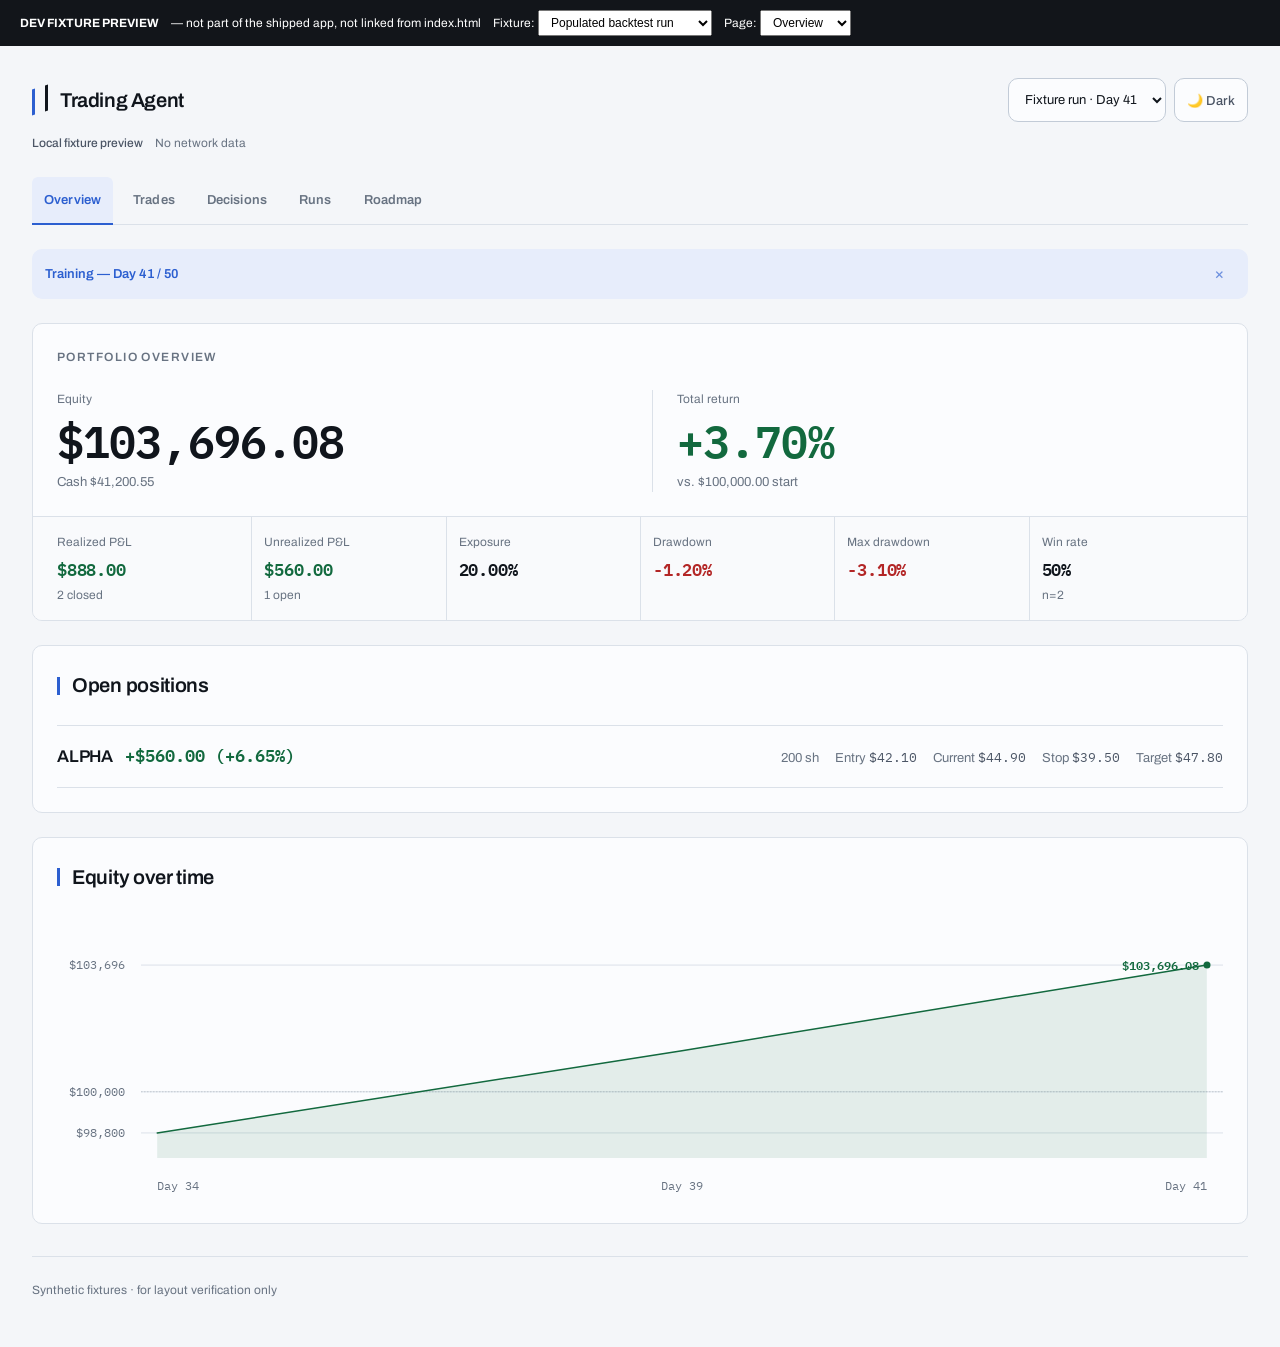
<file: dashboard-v2/dev/fixtures-preview.html>
<!doctype html>
<html lang="en">
<head>
<meta charset="UTF-8">
<meta name="viewport" content="width=device-width, initial-scale=1.0">
<title>Dashboard V2 — fixture preview (dev only, not shipped)</title>
<link rel="stylesheet" href="../css/app.css">
<style>.dev-bar { background: #12151a; color: #fff; padding: 10px 20px; font-size: 12px; display: flex; gap: 12px; align-items: center; flex-wrap: wrap; }
.dev-bar select, .dev-bar button { font-size: 12px; padding: 4px 8px; }</style>
</head>
<body>
<div class="dev-bar">
  <strong>DEV FIXTURE PREVIEW</strong> — not part of the shipped app, not linked from index.html
  <label>Fixture: <select id="fx"><option value="FIXTURE_BACKTEST">Populated backtest run</option><option value="FIXTURE_LIVE_EMPTY">Empty live-paper account</option><option value="FIXTURE_STALE">Stale data</option></select></label>
  <label>Page: <select id="pg"><option value="overview">Overview</option><option value="trades">Trades</option><option value="decisions">Decisions</option><option value="runs">Runs</option><option value="roadmap">Roadmap</option></select></label>
</div>
<div class="shell">
  <header class="topbar">
    <div class="topbar-main">
      <div class="brand"><h1>Trading Agent</h1></div>
      <div class="controls">
        <select class="run-select" aria-label="Preview run"><option>Fixture run · Day 41</option></select>
        <button type="button" id="theme-toggle" class="theme-toggle" aria-label="Toggle dark mode" aria-pressed="false">🌙 Dark</button>
      </div>
    </div>
    <p class="topbar-meta"><span class="mode-note">Local fixture preview</span><span class="status">No network data</span></p>
  </header>
  <nav class="pages" id="preview-nav" aria-label="Preview pages"></nav>
  <main id="page-root"></main>
  <footer class="appfoot">Synthetic fixtures · for layout verification only</footer>
</div>
<nav class="bottom-nav" id="preview-mobile-nav" aria-label="Preview pages (mobile)"></nav>
<script type="module">
import * as fixtures from "../js/fixtures.js";
import { render as renderOverview } from "../js/pages/overview.js";
import { render as renderTrades } from "../js/pages/trades.js";
import { render as renderDecisions } from "../js/pages/decisions.js";
import { render as renderRuns } from "../js/pages/runs.js";
import { render as renderRoadmap } from "../js/pages/roadmap.js";
import { initTheme } from "../js/theme.js";
initTheme();

const PAGES = { overview: renderOverview, trades: renderTrades, decisions: renderDecisions, runs: renderRuns, roadmap: renderRoadmap };
const fxSel = document.getElementById("fx"), pgSel = document.getElementById("pg"), root = document.getElementById("page-root");

function draw() {
  const data = fixtures[fxSel.value];
  const mode = fxSel.value === "FIXTURE_BACKTEST" ? "backtest" : "live";
  // Registry-backed training-run membership, same shape listSelectableRuns()
  // returns -- lets the fixture preview actually exercise the Overview
  // run-status banner instead of it always reading as "not a training run".
  const runs = mode === "backtest" && data.run_id
    ? [{ run_id: data.run_id, run_kind: "training", latest_day_label: data.trades?.[0]?.day_label }]
    : [];
  root.innerHTML = "";
  PAGES[pgSel.value](root, { ...data, mode, run_id: data.run_id }, { runs });
  for (const id of ["preview-nav", "preview-mobile-nav"]) {
    const nav = document.getElementById(id);
    nav.innerHTML = Array.from(pgSel.options, option => `<button type="button" data-page="${option.value}" aria-current="${option.value === pgSel.value ? "page" : "false"}">${option.text}</button>`).join("");
    nav.querySelectorAll("button").forEach(button => button.addEventListener("click", () => {
      pgSel.value = button.dataset.page;
      draw();
    }));
  }
}
fxSel.addEventListener("change", draw);
pgSel.addEventListener("change", draw);
draw();
</script>
</body>
</html>
</file>
<file: dashboard-v2/css/app.css>
/* Dashboard V2 — research workspace.
   A prominent portfolio summary, inset section surfaces, and quiet table
   headers separate the reading levels. Keep all financial colors semantic.

   Self-hosted Archivo (UI/body) + IBM Plex Mono (numerals/data) — no
   external runtime font request. One accent (blue); green/red/amber stay
   strictly semantic. */

/* ------------------------------------------------------------- fonts */
/* Archivo and IBM Plex Mono, SIL Open Font License 1.1 — see
   fonts/README.md. Variable Archivo covers 400-700 in one file. */

@font-face {
  font-family: "Archivo";
  font-style: normal;
  font-weight: 400 700;
  font-display: swap;
  src: url("../fonts/archivo-latin.woff2") format("woff2");
  unicode-range: U+0000-00FF, U+0131, U+0152-0153, U+02BB-02BC, U+02C6, U+02DA,
    U+02DC, U+0304, U+0308, U+0329, U+2000-206F, U+20AC, U+2122, U+2191, U+2193,
    U+2212, U+2215, U+FEFF, U+FFFD;
}
@font-face {
  font-family: "Archivo";
  font-style: normal;
  font-weight: 400 700;
  font-display: swap;
  src: url("../fonts/archivo-latin-ext.woff2") format("woff2");
  unicode-range: U+0100-02BA, U+02BD-02C5, U+02C7-02CC, U+02CE-02D7, U+02DD-02FF,
    U+0304, U+0308, U+0329, U+1D00-1DBF, U+1E00-1E9F, U+1EF2-1EFF, U+2020,
    U+20A0-20AB, U+20AD-20C0, U+2113, U+2C60-2C7F, U+A720-A7FF;
}
@font-face {
  font-family: "IBM Plex Mono";
  font-style: normal;
  font-weight: 400;
  font-display: swap;
  src: url("../fonts/plexmono-400-latin.woff2") format("woff2");
  unicode-range: U+0000-00FF, U+0131, U+0152-0153, U+02BB-02BC, U+02C6, U+02DA,
    U+02DC, U+0304, U+0308, U+0329, U+2000-206F, U+20AC, U+2122, U+2191, U+2193,
    U+2212, U+2215, U+FEFF, U+FFFD;
}
@font-face {
  font-family: "IBM Plex Mono";
  font-style: normal;
  font-weight: 600;
  font-display: swap;
  src: url("../fonts/plexmono-600-latin.woff2") format("woff2");
  unicode-range: U+0000-00FF, U+0131, U+0152-0153, U+02BB-02BC, U+02C6, U+02DA,
    U+02DC, U+0304, U+0308, U+0329, U+2000-206F, U+20AC, U+2122, U+2191, U+2193,
    U+2212, U+2215, U+FEFF, U+FFFD;
}

/* ------------------------------------------------------------ tokens */

:root {
  color-scheme: light dark;

  /* Blue-tinted neutrals — no pure white, no pure black. */
  --bg: #f4f6f9;
  --surface: #fbfcfe;
  --surface-2: #ebeff4;
  --border: #dbe1e9;
  --border-strong: #c2cbd7;
  --text: #10151c;
  --text-dim: #4b5565;
  --text-faint: #687382;

  /* Blue is the only interactive accent. */
  --blue: #2c5fd0;
  --blue-dim: #e7edfb;
  /* Semantic only — never decorative. */
  --green: #12693e;
  --green-dim: #e6f3ec;
  --red: #b32626;
  --red-dim: #fbeaea;
  --amber: #8c5907;
  --amber-dim: #fbf1de;
  --amber-line: #d8a53f;

  /* Section band: a barely-there ground shift, only just enough to read as
     a separate fold between its two hairlines. Deliberately closer to --bg
     than --surface is — a band is not a card. */
  --band: #f9fafc;

  /* Chart wash, tuned per theme so the curve carries the same weight in
     both — never a raw *-dim surface token, which reads far heavier. */
  --chart-pos-fill: rgba(18, 105, 62, 0.10);
  --chart-neg-fill: rgba(179, 38, 38, 0.10);

  --radius: 10px;

  /* 4px spacing scale — the only vertical/horizontal rhythm used. */
  --s1: 4px;  --s2: 8px;   --s3: 12px;  --s4: 16px;
  --s6: 24px; --s8: 32px;  --s12: 48px;

  /* Type scale. Nothing visible sits below --fs-label. */
  --fs-hero: clamp(32px, 3.5vw, 48px);
  --fs-h2: 20px;
  --fs-major: 17px;
  --fs-body: 15px;
  --fs-sec: 13px;
  --fs-label: 12px;

  --font: "Archivo", "Segoe UI", -apple-system, BlinkMacSystemFont, Roboto, Helvetica, Arial, sans-serif;
  --mono: "IBM Plex Mono", ui-monospace, "SF Mono", "Cascadia Mono", Consolas, monospace;
}

@media (prefers-color-scheme: dark) {
  :root:not([data-theme="light"]) {
    --bg: #0d1016;
    --surface: #141922;
    --surface-2: #1a2029;
    --border: #242c38;
    --border-strong: #323c4a;
    --text: #e8ecf1;
    --text-dim: #9fabbb;
    --text-faint: #7f8b9c;
    --blue: #7ba3f0;
    --blue-dim: #182642;
    --green: #4fb37c;
    --green-dim: #122b1f;
    --red: #e88080;
    --red-dim: #331618;
    --amber: #d9ab52;
    --amber-dim: #302512;
    --amber-line: #8a6a22;
    --band: #11151d;
    --chart-pos-fill: rgba(79, 179, 124, 0.14);
    --chart-neg-fill: rgba(232, 128, 128, 0.14);
  }
}
:root[data-theme="dark"] {
  --bg: #0d1016;
  --surface: #141922;
  --surface-2: #1a2029;
  --border: #242c38;
  --border-strong: #323c4a;
  --text: #e8ecf1;
  --text-dim: #9fabbb;
  --text-faint: #7f8b9c;
  --blue: #7ba3f0;
  --blue-dim: #182642;
  --green: #4fb37c;
  --green-dim: #122b1f;
  --red: #e88080;
  --red-dim: #331618;
  --amber: #d9ab52;
  --amber-dim: #302512;
  --amber-line: #8a6a22;
  --band: #11151d;
  --chart-pos-fill: rgba(79, 179, 124, 0.14);
  --chart-neg-fill: rgba(232, 128, 128, 0.14);
}

/* ------------------------------------------------------------- base */

* { box-sizing: border-box; }
html { background: var(--bg); }
body {
  margin: 0; background: var(--bg); color: var(--text);
  font-family: var(--font); font-size: var(--fs-body); line-height: 1.55;
  -webkit-font-smoothing: antialiased;
}
h1, h2, h3 { margin: 0; font-weight: 600; letter-spacing: -0.015em; }
p { margin: 0; }
button { font-family: inherit; }

/* Every displayed figure is tabular, not just the ones inside a table. */
table, .num, .stat-value, .hero-value, .kv .v, .rej-count,
.chart-y-tick, .chart-x-tick, .summary-line { font-variant-numeric: tabular-nums; }

a { color: var(--blue); }
/* font-size: inherit, never an em shrink -- inside a 12px note, 0.92em
   would drop below the 12px floor this design sets. */
code { font-family: var(--mono); font-size: inherit; color: var(--text-dim); overflow-wrap: break-word; }

:focus-visible {
  outline: 2px solid var(--blue);
  outline-offset: 2px;
  border-radius: 4px;
}

.skip-link {
  position: absolute; left: -999px; top: 0; background: var(--blue); color: #fff;
  padding: var(--s3) var(--s4); z-index: 100; border-radius: 0 0 var(--radius) 0;
}
.skip-link:focus { left: 0; }

/* Visually hidden, still readable by screen readers — used to state a
   status mark's meaning (e.g. Roadmap) without showing it, since the
   mark itself is aria-hidden and purely decorative. */
.sr-only {
  position: absolute; width: 1px; height: 1px; padding: 0; margin: -1px;
  overflow: hidden; clip: rect(0, 0, 0, 0); white-space: nowrap; border: 0;
}

/* ---------------------------------------------------------------- shell */

.shell { max-width: 1328px; margin: 0 auto; padding: 0 var(--s8) var(--s12); }

/* Masthead: one identity row, then one quiet metadata band. The band is
   12px and never competes with the product name. */
header.topbar { padding: var(--s8) 0 0; }

.topbar-main {
  display: flex; align-items: center; justify-content: space-between;
  gap: var(--s4); flex-wrap: wrap;
}
.brand h1 {
  font-size: var(--fs-h2); font-weight: 600; letter-spacing: -0.02em;
  white-space: nowrap;   /* never let the name wrap at 375px */
}
.brand { display: flex; align-items: center; gap: var(--s3); }
.brand::before {
  content: ""; width: 10px; height: 26px; flex: none;
  border-left: 3px solid var(--blue); border-right: 3px solid var(--text);
  transform: skewY(-18deg);
}
.controls { display: flex; align-items: center; gap: var(--s2); flex-wrap: wrap; }

/* Mode/status/update, one quiet line. The backtest-scope statement is a
   fixed fact, not a control and not a badge — it reads as metadata. */
.topbar-meta {
  display: flex; align-items: center; gap: var(--s2) var(--s3); flex-wrap: wrap;
  font-size: var(--fs-label); color: var(--text-faint);
  padding: var(--s3) 0 0;
}
.mode-note { color: var(--text-dim); font-weight: 500; }
.topbar-meta .status { display: inline-flex; align-items: center; gap: var(--s2); }

.dot { width: 6px; height: 6px; border-radius: 50%; background: var(--green); flex: none; }
.dot.busy { background: var(--amber); }
.dot.err { background: var(--red); }

select.run-select {
  border: 1px solid var(--border-strong); border-radius: var(--radius);
  padding: var(--s2) var(--s3); min-height: 44px; font-size: var(--fs-sec); font-family: var(--font);
  background: var(--surface); color: var(--text); min-width: 0; max-width: 340px;
}

.theme-toggle {
  border: 1px solid var(--border-strong); border-radius: var(--radius);
  padding: var(--s2) var(--s3); font-size: var(--fs-sec); font-weight: 500;
  background: var(--surface); color: var(--text-dim); cursor: pointer;
  min-height: 44px; transition: background 0.15s, color 0.15s;
}
.theme-toggle:hover { background: var(--surface-2); color: var(--text); }

/* -------------------------------------------------------- health bar */
/* Same quiet metadata band as .topbar-meta — one continuous header block,
   not a third bordered strip. */

.health-bar {
  display: flex; align-items: center; gap: var(--s2); flex-wrap: wrap;
  font-size: var(--fs-label); color: var(--text-faint); padding: var(--s2) 0 0;
}
.health-bar[hidden] { display: none; }
.health-bar .sep { color: var(--border-strong); }
.health-bar .dot { margin-right: var(--s1); }

nav.pages {
  display: flex; gap: var(--s2); margin: var(--s6) 0 0;
  border-bottom: 1px solid var(--border);
}
nav.pages button {
  border: none; background: transparent; padding: var(--s3) var(--s3);
  font-size: var(--fs-sec); font-weight: 600; letter-spacing: 0.01em;
  color: var(--text-faint); cursor: pointer;
  border-bottom: 2px solid transparent; margin-bottom: -1px; min-height: 48px;
  transition: color 0.15s, border-color 0.15s;
}
nav.pages button[aria-current="page"] { color: var(--blue); border-bottom-color: var(--blue); background: var(--blue-dim); border-radius: 6px 6px 0 0; }
nav.pages button:hover:not([aria-current="page"]) { color: var(--text-dim); }

main { padding-top: var(--s6); min-width: 0; }

section { margin-top: var(--s8); }
section:first-of-type { margin-top: var(--s6); }

/* Real section headings, sentence case — not tiny uppercase eyebrows.
   Carries its own top rhythm, because several pages render these as plain
   siblings rather than inside a <section>. Zeroed wherever a <section>
   wrapper is already providing that gap, so the two never stack. */
.section-title {
  font-size: var(--fs-h2); font-weight: 600; letter-spacing: -0.015em;
  color: var(--text); margin: var(--s8) 0 var(--s3);
}
.section-title:first-child,
section > .section-title { margin-top: 0; }

/* Contained sections: a visible gutter between folds, shared title rhythm. */
section.band {
  margin: var(--s6) 0 0;
  padding: var(--s6);
  background: var(--surface);
  border: 1px solid var(--border); border-radius: var(--radius);
}
section.band + section.band { margin-top: var(--s6); }
section.band > .section-title {
  display: flex; align-items: center; gap: var(--s3); margin-bottom: var(--s6);
}
section.band > .section-title::before {
  content: ""; width: 3px; height: 18px; background: var(--blue); flex: none;
}

@media (max-width: 760px) {
  section.band {
    padding: var(--s4); margin-top: var(--s6);
  }
}

/* One shared style for every explanatory note under a block. */
.note {
  font-size: var(--fs-label); line-height: 1.5; color: var(--text-faint);
  margin: var(--s3) 0 0; max-width: 78ch;
}

/* ------------------------------------------------------------- surfaces */

/* Compatibility wrappers used by the existing page renderers. */
.card { padding: 0; }
.panel { overflow-x: auto; }

/* --------------------------------------------------------- hero pair */
/* Overview: capital and return anchor the page inside one summary surface. */
.portfolio-summary {
  background: var(--surface); border: 1px solid var(--border);
  border-radius: var(--radius); overflow: hidden;
}
.portfolio-summary .section-title {
  font-size: var(--fs-label); color: var(--text-faint); text-transform: uppercase;
  letter-spacing: 0.12em; margin: 0; padding: var(--s6) var(--s6) 0;
}

.hero-pair {
  display: grid; grid-template-columns: repeat(2, minmax(0, 1fr));
  gap: var(--s6);
  padding: var(--s6); border-bottom: 1px solid var(--border);
}
.hero-pair > * { min-width: 0; }
.hero-pair > * + * { border-left: 1px solid var(--border); padding-left: var(--s6); }
.hero-label {
  font-size: var(--fs-label); color: var(--text-faint); margin-bottom: var(--s2);
}
.hero-value {
  font-family: var(--mono); font-size: var(--fs-hero); font-weight: 600;
  letter-spacing: -0.02em; line-height: 1.05;
}
.hero-value.pos { color: var(--green); }
.hero-value.neg { color: var(--red); }
.hero-sub { font-size: var(--fs-sec); color: var(--text-faint); margin-top: var(--s2); }

/* At phone width the two hero figures cannot share a row without the
   equity value running into the return -- they stack, separated by the
   same hairline the rest of the page uses. */
@media (max-width: 560px) {
  .hero-pair { grid-template-columns: 1fr; gap: 0; }
  .hero-pair { padding: var(--s4); }
  .hero-pair > * + * { margin-top: var(--s4); padding: var(--s4) 0 0; border-top: 1px solid var(--border); border-left: 0; }
  .portfolio-summary .section-title { padding: var(--s4) var(--s4) 0; }
  .hero-value { font-size: clamp(28px, 8vw, 36px); }
}

/* ------------------------------------------------- metric information strip */
/* Hairline-separated, on the page ground. No outer box, no fill. */

.stats-grid {
  display: grid; grid-template-columns: repeat(4, minmax(0, 1fr));
  border-top: 1px solid var(--border); border-bottom: 1px solid var(--border);
}
.stat {
  padding: var(--s4); min-width: 0;
  border-left: 1px solid var(--border);
}
.stat:first-child { border-left: none; padding-left: 0; }
.stat-label { font-size: var(--fs-label); color: var(--text-faint); margin-bottom: var(--s1); }
.stat-value {
  font-family: var(--mono); font-size: var(--fs-major); font-weight: 600;
  letter-spacing: -0.01em;
}
.stat-value.pos { color: var(--green); }
.stat-value.neg { color: var(--red); }
/* Prose-valued stats (the strategy profile reads "cash only, no margin") */
.stat-value.text { font-family: var(--font); font-size: var(--fs-body); font-weight: 600; }
.stat-sub { font-size: var(--fs-label); color: var(--text-faint); margin-top: var(--s1); }

/* Six-figure strip (Overview's supporting metrics): one row on desktop,
   three across on tablet, two on a phone. */
.stats-grid.six { grid-template-columns: repeat(6, minmax(0, 1fr)); }
.stats-grid.six .stat { padding: var(--s4) var(--s3); }
/* Must restate: `.stats-grid.six .stat` outranks the base `.stat:first-child`
   rule, so the strip's first column would otherwise lose its flush edge. */
.stats-grid.six .stat:first-child { padding-left: 0; }
.portfolio-summary .stats-grid { border: 0; background: var(--band); padding: 0 var(--s6); }
@media (max-width: 1000px) {
  .stats-grid.six { grid-template-columns: repeat(3, minmax(0, 1fr)); }
  .stats-grid.six .stat:nth-child(3n + 1) { border-left: none; padding-left: 0; }
  .stats-grid.six .stat:nth-child(n + 4) { border-top: 1px solid var(--border); }
}

@media (max-width: 760px) {
  .stats-grid, .stats-grid.six { grid-template-columns: repeat(2, minmax(0, 1fr)); }
  .stat { padding: var(--s3); }
  .stat:nth-child(odd) { border-left: none; padding-left: 0; }
  .stat:nth-child(n + 3) { border-top: 1px solid var(--border); }
  .stats-grid.six .stat:nth-child(3n + 1) { border-left: 1px solid var(--border); padding-left: var(--s3); }
  .stats-grid.six .stat:nth-child(odd) { border-left: none; padding-left: 0; }
}

/* ------------------------------------------------- compact open positions */
/* One to three positions read as lines, not as a table header plus one row. */

.pos-lines { border-top: 1px solid var(--border); }
.pos-line {
  display: flex; flex-wrap: wrap; align-items: baseline; gap: var(--s2) var(--s4);
  padding: var(--s4) 0; border-bottom: 1px solid var(--border);
}
.pos-head { display: flex; flex-wrap: wrap; align-items: baseline; gap: var(--s3); min-width: 0; }
.pos-ticker { font-size: var(--fs-major); font-weight: 600; letter-spacing: -0.01em; }
.pos-pnl { font-family: var(--mono); font-size: var(--fs-major); font-weight: 600; }
.pos-pnl.pos { color: var(--green); }
.pos-pnl.neg { color: var(--red); }
.pos-meta {
  display: flex; flex-wrap: wrap; gap: var(--s2) var(--s4);
  font-size: var(--fs-sec); color: var(--text-faint); margin-left: auto;
}
.pos-meta b { font-family: var(--mono); font-weight: 400; color: var(--text-dim); }
@media (max-width: 560px) { .pos-meta { margin-left: 0; } }

/* -------------------------------------------------------------- tables */

table { width: 100%; border-collapse: collapse; }
th {
  text-align: left; font-size: var(--fs-label); font-weight: 600; color: var(--text-faint);
  padding: var(--s2) var(--s4) var(--s2) 0; border-bottom: 1px solid var(--border-strong);
  white-space: nowrap;
}
td {
  padding: var(--s3) var(--s4) var(--s3) 0; border-bottom: 1px solid var(--border);
  font-size: var(--fs-sec); color: var(--text-dim);
}
th:last-child, td:last-child { padding-right: 0; }
tr:last-child td { border-bottom: none; }
tbody tr[data-key] { cursor: pointer; }
tbody tr[data-key]:hover td, tbody tr.is-selected td { background: var(--surface-2); }
thead { background: var(--band); }
th:first-child, td:first-child { padding-left: var(--s3); }
th:last-child, td:last-child { padding-right: var(--s3); }
tbody tr[data-key]:focus-visible { outline-offset: -2px; }

/* Numeric columns align right so the figures stack cleanly. */
td.num, th.num { text-align: right; font-family: var(--mono); }
/* Mono without the right-align: a timestamp reads as data but is not a
   figure to stack against the column edge. */
td.mono, th.mono { font-family: var(--mono); }

/* Two-tier ledger rows: ticker and P&L carry the row, the rest supports it. */
.ticker { font-weight: 600; font-size: var(--fs-body); color: var(--text); }
.cell-primary { font-family: var(--mono); font-size: var(--fs-body); font-weight: 600; color: var(--text); }
.pos { color: var(--green); } .neg { color: var(--red); }

/* Desktop: one line with an ellipsis; the full text stays in the detail panel. */
td.reason { max-width: 340px; overflow: hidden; text-overflow: ellipsis; white-space: nowrap; }

/* A value that is genuinely absent or not meaningful — never a real zero. */
.muted-cell { color: var(--text-faint); }

/* Status: OPEN is the exception worth a pill; CLOSED is the quiet default. */
.status-tag {
  display: inline-block; font-size: var(--fs-label); font-weight: 600;
  padding: 2px var(--s2); border-radius: var(--radius);
  text-transform: uppercase; letter-spacing: 0.03em;
}
.status-tag.open { background: var(--blue-dim); color: var(--blue); }
.status-tag.filled { background: var(--green-dim); color: var(--green); }
.status-tag.rejected { background: var(--red-dim); color: var(--red); }
.status-tag.pending { background: var(--amber-dim); color: var(--amber); }
/* Closed carries no emphasis at all — it is the default state of the ledger. */
.status-quiet {
  font-size: var(--fs-label); text-transform: uppercase; letter-spacing: 0.03em;
  color: var(--text-faint);
}

/* A one-line conclusion above the ledger, from figures already computed. */
.summary-line {
  display: flex; flex-wrap: wrap; gap: var(--s2) var(--s6);
  font-size: var(--fs-sec); color: var(--text-dim);
  padding: var(--s4); margin-bottom: var(--s6); background: var(--surface);
  border: 1px solid var(--border); border-radius: var(--radius);
}
.summary-line b { font-family: var(--mono); font-weight: 600; color: var(--text); }

/* Mobile: each record becomes a compact two-column definition grid.
   P&L and prose span both columns; every original field stays visible. */
@media (max-width: 660px) {
  table.responsive thead { display: none; }
  table.responsive, table.responsive tbody { display: block; width: 100%; }
  table.responsive tr {
    display: grid; grid-template-columns: repeat(2, minmax(0, 1fr));
    gap: var(--s3) var(--s4); padding: var(--s4); margin-bottom: var(--s3);
    border: 1px solid var(--border); border-radius: var(--radius); background: var(--band);
  }
  table.responsive tr:last-child { margin-bottom: 0; }
  table.responsive td { min-width: 0; border: none; padding: 0; overflow-wrap: anywhere; }
  table.responsive td[data-label] {
    display: flex; flex-direction: column; gap: var(--s1); align-items: flex-start;
  }
  table.responsive td[data-label]::before {
    content: attr(data-label); color: var(--text-faint); font-size: var(--fs-label);
  }
  table.responsive td[data-label="P&L"], table.responsive td[data-label="Time"],
  table.responsive td.reason { grid-column: 1 / -1; }
  table.responsive td.reason { max-width: none; white-space: normal; overflow: visible; }
  table.responsive td.num { text-align: left; }
}

/* --------------------------------------------------------------- badges */

.badge {
  display: inline-block; font-size: var(--fs-label); font-weight: 500;
  border: 1px solid var(--border-strong); color: var(--text-dim);
  padding: 2px var(--s2); border-radius: 999px; margin: 0 var(--s2) var(--s2) 0;
}
.conf-meter { display: inline-flex; gap: 2px; vertical-align: middle; }
.conf-dot { width: 11px; height: 4px; background: var(--border-strong); border-radius: 1px; }
.conf-dot.on { background: var(--blue); }

/* ------------------------------------------------- rejection distribution */
/* Proportional length against the largest existing count. No filled track
   behind the bar — the rule's own length is the whole encoding. */

.rej-list { border-top: 1px solid var(--border); }
.rej-row {
  display: grid; grid-template-columns: minmax(0, 1fr) auto;
  gap: var(--s1) var(--s4); align-items: baseline;
  padding: var(--s3) 0 var(--s2); border-bottom: 1px solid var(--border);
}
.rej-label { font-size: var(--fs-body); color: var(--text); min-width: 0; }
.rej-count { font-family: var(--mono); font-size: var(--fs-body); font-weight: 600; color: var(--text); }
.rej-bar { grid-column: 1 / -1; height: 3px; background: var(--blue); border-radius: 2px; }

/* -------------------------------------------------------------- states */

.empty, .loading {
  padding: var(--s8) var(--s6); color: var(--text-dim); font-size: var(--fs-body);
  border: 1px dashed var(--border-strong); background: var(--band); border-radius: var(--radius);
}
/* Status messages keep semantic colors and distinct surfaces. */
.error-box {
  padding: var(--s3) var(--s4); border-radius: var(--radius); border: 1px solid var(--red);
  background: var(--red-dim); color: var(--red); font-size: var(--fs-sec);
}
.warning-box {
  padding: var(--s4); border-radius: var(--radius); border: 1px solid var(--amber-line);
  background: var(--amber-dim); color: var(--amber); font-size: var(--fs-body);
  line-height: 1.5; display: flex; gap: var(--s3); align-items: flex-start;
  max-width: 78ch;
}
.stale-banner {
  padding: var(--s2) var(--s4); border-radius: var(--radius); background: var(--amber-dim);
  color: var(--amber); font-size: var(--fs-sec); margin-bottom: var(--s4);
  border: 1px solid var(--amber-line);
}

.run-status-banner {
  display: flex; align-items: center; justify-content: space-between; gap: var(--s3);
  padding: var(--s2) var(--s3); border-radius: var(--radius); font-size: var(--fs-sec);
  font-weight: 600; margin-bottom: var(--s4); border: 1px solid var(--border);
}
.run-status-banner.training { background: var(--blue-dim); color: var(--blue); border-color: transparent; }
.run-status-banner.paused { background: var(--amber-dim); color: var(--amber); border-color: var(--amber-line); }
.run-status-banner.complete { background: var(--green-dim); color: var(--green); border-color: transparent; }
.run-status-banner .close-run-status {
  border: none; background: transparent; color: inherit; cursor: pointer; font-size: var(--fs-major);
  line-height: 1; padding: var(--s1) var(--s2); opacity: 0.65; flex: none;
  min-width: 32px; min-height: 32px;
}
.run-status-banner .close-run-status:hover { opacity: 1; }

.skel { position: relative; overflow: hidden; background: var(--surface-2); border-radius: var(--radius); }
.skel-page { height: 280px; }
.skel::after {
  content: ""; position: absolute; inset: 0;
  background: linear-gradient(90deg, transparent, rgba(0,0,0,0.04), transparent);
  animation: sweep 1.2s infinite;
}
@keyframes sweep { 0% { transform: translateX(-100%); } 100% { transform: translateX(100%); } }
@media (prefers-reduced-motion: reduce) {
  .skel::after { animation: none; }
  * { scroll-behavior: auto !important; }
}

/* ---------------------------------------------------------- detail panel */

.detail-panel {
  background: var(--surface); border: 1px solid var(--border); border-radius: var(--radius);
  padding: var(--s6); margin-top: var(--s4);
}
.detail-panel h3 { font-size: var(--fs-major); margin-bottom: var(--s3); }
.evidence-step { border-top: 1px solid var(--border); padding: var(--s3) 0; }
.evidence-step:first-child { border-top: none; padding-top: 0; }
.evidence-step .k { font-size: var(--fs-label); color: var(--text-faint); margin-bottom: var(--s1); }
.evidence-step .v { font-size: var(--fs-sec); color: var(--text-dim); }
.evidence-step .v.muted { color: var(--text-faint); font-style: italic; }
.close-detail {
  border: 1px solid var(--border-strong); background: var(--surface); border-radius: var(--radius);
  padding: var(--s2) var(--s3); font-size: var(--fs-sec); font-weight: 600;
  color: var(--text-dim); cursor: pointer; min-height: 36px; margin-top: var(--s3);
}
.close-detail:hover { background: var(--surface-2); }

/* flex-wrap + min-width:0 on both children: a long free-text value must
   wrap onto its own line at narrow widths instead of forcing this row --
   and the whole page -- wider. Flex items default to min-width:auto (their
   unwrapped content width), which is exactly what silently caused
   page-level horizontal overflow at 320-390px before this fix. */
.kv-list .kv {
  display: flex; flex-wrap: wrap; justify-content: space-between; gap: var(--s1) var(--s3);
  padding: var(--s2) 0; border-top: 1px solid var(--border); font-size: var(--fs-sec);
}
.kv-list .kv:first-child { border-top: none; }
.kv-list .kv .k { color: var(--text-faint); min-width: 0; }
.kv-list .kv .v { font-weight: 600; color: var(--text-dim); min-width: 0; overflow-wrap: break-word; }

.lifecycle { display: flex; flex-wrap: wrap; gap: var(--s2); margin: var(--s1) 0 var(--s4); }
.lifecycle .step {
  font-size: var(--fs-label); font-weight: 600; padding: var(--s1) var(--s3); border-radius: 999px;
  background: var(--surface-2); color: var(--text-faint); border: 1px solid var(--border);
}
.lifecycle .step.done { background: var(--blue-dim); color: var(--blue); border-color: transparent; }

/* ------------------------------------------------------------------ chart */
/* Chart fits its section; axis labels remain unscaled HTML. */

.chart-block { padding-top: var(--s2); }

/* Labels live outside the SVG as normal HTML so preserveAspectRatio="none"
   (needed to make the line/area fill the full width) never stretches text.
   Each label is absolutely positioned using the same 0-100 fraction the SVG
   geometry uses, so it stays pixel-aligned to its chart level. */
.chart-grid {
  display: grid;
  grid-template-columns: 76px minmax(0, 1fr);
  grid-template-rows: 248px 26px;
  grid-template-areas: "yaxis plot" ". xaxis";
  column-gap: var(--s2);
}
.chart-plot { grid-area: plot; position: relative; min-width: 0; }
.equity-chart { width: 100%; height: 100%; display: block; }
.chart-y-axis { grid-area: yaxis; position: relative; }
.chart-x-axis { grid-area: xaxis; position: relative; min-width: 0; }
.chart-y-tick, .chart-x-tick {
  font-family: var(--mono); font-size: var(--fs-label); color: var(--text-faint);
  white-space: nowrap;
}
.chart-y-tick { position: absolute; left: 0; right: var(--s2); text-align: right; transform: translateY(-50%); }
.chart-x-tick { position: absolute; top: var(--s1); transform: translateX(-50%); }
.chart-x-tick[data-anchor="start"] { transform: translateX(0); }
.chart-x-tick[data-anchor="end"] { transform: translateX(-100%); }
/* Emphasised final point. A circle inside the SVG would be distorted by
   preserveAspectRatio="none", so it is positioned in HTML on the same
   fractions the geometry uses -- exactly like the axis labels. */
.chart-endpoint-dot {
  position: absolute; width: 7px; height: 7px; border-radius: 50%;
  transform: translate(-50%, -50%); pointer-events: none;
}
.chart-endpoint-dot.pos { background: var(--green); }
.chart-endpoint-dot.neg { background: var(--red); }

/* Current value, pinned beside the emphasised final point. The final point
   is always the plot's right edge, so the label sits to its LEFT -- placing
   it right would push past the content column and clip at tablet width. */
.chart-endpoint {
  position: absolute; transform: translate(calc(-100% - var(--s2)), -50%);
  font-family: var(--mono); font-size: var(--fs-label); font-weight: 600;
  white-space: nowrap; pointer-events: none;
}
.chart-endpoint.pos { color: var(--green); }
.chart-endpoint.neg { color: var(--red); }

@media (max-width: 760px) {
  .chart-grid { grid-template-columns: 72px minmax(0, 1fr); grid-template-rows: 180px 24px; column-gap: var(--s1); }
  /* At phone width the endpoint label would sit off the plot edge. */
  .chart-endpoint { display: none; }
}

/* --------------------------------------------------------- strategy grid */

.strategy-grid {
  display: grid; grid-template-columns: repeat(3, minmax(0, 1fr));
  border-top: 1px solid var(--border); border-bottom: 1px solid var(--border);
}
.strategy-grid .stat { border-left: 1px solid var(--border); }
.strategy-grid .stat:nth-child(3n + 1) { border-left: none; padding-left: 0; }
.strategy-grid .stat:nth-child(n + 4) { border-top: 1px solid var(--border); }
@media (max-width: 760px) {
  .strategy-grid { grid-template-columns: repeat(2, minmax(0, 1fr)); }
  .strategy-grid .stat { border-left: 1px solid var(--border); padding-left: var(--s3); }
  .strategy-grid .stat:nth-child(3n + 1) { border-left: 1px solid var(--border); padding-left: var(--s3); }
  .strategy-grid .stat:nth-child(odd) { border-left: none; padding-left: 0; }
  .strategy-grid .stat:nth-child(n + 3) { border-top: 1px solid var(--border); }
}

.safety-line {
  margin-top: var(--s3); color: var(--text-dim); font-size: var(--fs-sec); max-width: 78ch;
}

/* -------------------------------------------------------------- benchmark */

.bench-list { border-top: 1px solid var(--border); }
.bench-row {
  padding: var(--s3) 0; border-bottom: 1px solid var(--border);
  font-size: var(--fs-body); color: var(--text-dim);
}

/* ------------------------------------------------------------ reflections */
/* Readable quotation blocks, not paragraphs inside table cells. */

.reflections { display: flex; flex-direction: column; gap: var(--s6); margin-top: var(--s4); }
/* margin: 0 — <blockquote> ships a 40px UA indent that would otherwise
   float the text away from its own hairline. */
.reflection { margin: 0; border-left: 2px solid var(--border-strong); padding-left: var(--s4); }
.reflection p {
  font-size: var(--fs-body); line-height: 1.6; color: var(--text); max-width: 68ch;
}
.reflection .meta {
  display: block; margin-top: var(--s2); font-size: var(--fs-label); color: var(--text-faint);
}

/* ------------------------------------------------------------ tech details */

.tech-details {
  margin-top: var(--s8); border-top: 1px solid var(--border);
  padding-top: var(--s3); color: var(--text-dim);
}
.tech-details summary {
  cursor: pointer; font-size: var(--fs-label); font-weight: 600; color: var(--text-faint);
  text-transform: uppercase; letter-spacing: 0.06em;
}
.tech-details[open] summary { margin-bottom: var(--s2); }
.tech-kv-list { margin-top: var(--s2); }
.tech-details .tech-note {
  margin-top: var(--s3); padding: var(--s3); border-radius: var(--radius);
  background: var(--surface-2); font-size: var(--fs-sec); color: var(--text-dim);
  white-space: pre-wrap; word-break: break-word;
}

/* --------------------------------------------------------------- footer */

footer.appfoot {
  color: var(--text-faint); font-size: var(--fs-label);
  padding-top: var(--s6); margin-top: var(--s8); border-top: 1px solid var(--border);
}

/* ----------------------------------------------------------- bottom nav */

nav.bottom-nav {
  display: none;
  position: fixed; left: 0; right: 0; bottom: 0; z-index: 20;
  background: var(--surface); border-top: 1px solid var(--border);
  padding: var(--s1) max(var(--s2), env(safe-area-inset-left)) max(var(--s1), env(safe-area-inset-bottom));
  justify-content: space-around;
}
nav.bottom-nav button {
  border: none; background: transparent; color: var(--text-faint);
  font-size: var(--fs-label); font-weight: 600;
  display: flex; align-items: center; justify-content: center;
  min-width: 44px; min-height: 44px; cursor: pointer; border-radius: var(--radius);
  flex: 1 1 0; padding: var(--s2) var(--s1);
  border-top: 2px solid transparent; margin-top: -1px;
}
nav.bottom-nav button[aria-current="page"] { border-top-color: var(--blue); background: var(--blue-dim); color: var(--blue); }

@media (max-width: 760px) {
  nav.pages { display: none; }
  nav.bottom-nav { display: flex; }
  .shell { padding: 0 var(--s4) 88px; }
  header.topbar { padding-top: var(--s4); }
  .portfolio-summary .stats-grid { padding: 0 var(--s4); }
  .controls { max-width: 100%; }
  .controls #run-select-wrap { min-width: 0; }
  select.run-select { max-width: 100%; }
}

/* ------------------------------------------------------------- roadmap */
/* Fast visual checklist — one short label per item, no mission text, no
   per-item reasoning, no counts/percentages. */

/* Inline, hairline-separated. No box for four glyphs. */
.rm-legend {
  display: flex; flex-wrap: wrap; gap: var(--s2) var(--s6);
  font-size: var(--fs-label); color: var(--text-faint);
  padding: 0 0 var(--s4); border-bottom: 1px solid var(--border);
}
.rm-legend-item { display: inline-flex; align-items: baseline; gap: var(--s2); white-space: nowrap; }

/* Six numbered sectors: aligned rows, 3/2/1 columns by viewport. */
.rm-sectors {
  display: grid; grid-template-columns: repeat(3, minmax(0, 1fr));
  align-items: stretch; gap: var(--s4); margin-top: var(--s6); counter-reset: sector;
}
@media (max-width: 980px) { .rm-sectors { grid-template-columns: repeat(2, minmax(0, 1fr)); } }
@media (max-width: 660px) { .rm-sectors { grid-template-columns: 1fr; } }

section.rm-sector {
  margin: 0; counter-increment: sector;
  min-width: 0; background: var(--surface); border: 1px solid var(--border);
  border-radius: var(--radius); padding: var(--s6);
}
.rm-sector-title { font-size: var(--fs-major); font-weight: 600; min-height: 3em; }
.rm-sector-title::before {
  content: counter(sector, decimal-leading-zero); display: block;
  font-family: var(--mono); font-size: var(--fs-label); color: var(--blue);
  margin-bottom: var(--s3); letter-spacing: 0.08em;
}

.rm-list { list-style: none; margin: var(--s4) 0 0; padding: 0; display: flex; flex-direction: column; gap: var(--s3); }
.rm-item { display: flex; gap: var(--s3); font-size: var(--fs-body); line-height: 1.45; color: var(--text); }
.rm-text { min-width: 0; overflow-wrap: break-word; }
.rm-mark {
  flex: none; width: 16px; text-align: center; font-size: var(--fs-sec);
  font-weight: 700; line-height: 1.45;
}
.rm-mark.done { color: var(--green); }
.rm-mark.active { color: var(--blue); }
.rm-mark.next { color: var(--text-faint); }
.rm-mark.later { color: var(--text-faint); opacity: 0.7; }
.rm-item + .rm-item { border-top: 1px solid var(--border); padding-top: var(--s3); }

/* ------------------------------------------------------------ workflow */
/* An agent-centred architecture diagram: Hermes inside the backtest
   controller, tools beside it, risk and execution below. Nodes carry one
   short name and a status glyph; everything else opens in the detail panel.
   Blue marks only the replay cursor; green/red/amber stay semantic. The
   diagram switches layout on its OWN width (container query), so the side
   detail panel never squeezes the wide layout. */

.wfd-head { display: flex; flex-direction: column; gap: var(--s1); }
.wfd-kicker { display: flex; flex-wrap: wrap; align-items: center; gap: var(--s2); font-size: var(--fs-sec); color: var(--text-faint); }
.wfd-chip {
  display: inline-flex; align-items: center; padding: 2px 10px; border-radius: 999px;
  font-size: var(--fs-label); font-weight: 600; letter-spacing: 0.02em;
  border: 1px solid var(--border-strong); color: var(--text-dim);
}
.wfd-chip-ex { border-color: var(--blue); color: var(--blue); background: var(--blue-dim); }
.wfd-chip-running { border-color: var(--blue); color: var(--blue); }
.wfd-chip-failed { border-color: var(--red); color: var(--red); }
.wfd-chip-interrupted { border-color: var(--amber-line); color: var(--amber); }
.wfd-title { font-size: var(--fs-h2); font-weight: 700; }
.wfd-date { font-size: var(--fs-sec); font-weight: 500; color: var(--text-faint); margin-left: var(--s2); letter-spacing: 0; }
.wfd-why { font-size: var(--fs-sec); color: var(--text-dim); max-width: 78ch; }

.wfd-stage { display: grid; grid-template-columns: minmax(0, 1fr); gap: var(--s6); margin-top: var(--s4); align-items: start; }
@media (min-width: 1240px) { .wfd-stage { grid-template-columns: minmax(0, 1fr) 340px; } }
.wfd-main { min-width: 0; }

.wfd-replay { display: flex; flex-wrap: wrap; align-items: center; gap: var(--s2) var(--s2); }
.wfd-stepbtn { min-width: 44px; padding-left: var(--s3); padding-right: var(--s3); font-size: var(--fs-body); line-height: 1; }
.wfd-caption { flex: 1 1 260px; min-width: 0; font-size: var(--fs-sec); color: var(--text-dim); margin-left: var(--s2); }
.wfd-phase { display: block; font-size: var(--fs-label); font-weight: 600; letter-spacing: 0.04em; text-transform: uppercase; color: var(--text-faint); }

.wfd-wrap { container-type: inline-size; container-name: wfd; margin-top: var(--s4); }
.wfd-diagram {
  --wfd-ctrl-bg: color-mix(in srgb, var(--surface-2) 55%, var(--bg));
  position: relative; isolation: isolate; display: grid;
  grid-template-columns: 140px minmax(0, 1fr) 140px; column-gap: 60px; row-gap: 44px;
  grid-template-areas: "top top top" "ltools ctrl rtools" "queued risk rejected" "positions execution .";
  padding: var(--s2) 28px var(--s4);
}
.wfd-edges { position: absolute; inset: 0; width: 100%; height: 100%; overflow: visible; pointer-events: none; z-index: 1; }

.wfd-top { grid-area: top; display: grid; grid-template-columns: 1fr auto 1fr; column-gap: 60px; row-gap: 28px; align-items: center; }
.wfd-a-pool { grid-column: 1; grid-row: 1; justify-self: end; width: 150px; }
.wfd-a-elig { grid-column: 1; grid-row: 2; justify-self: end; width: 150px; }
.wfd-a-laya { grid-column: 2; grid-row: 2; width: 150px; }
.wfd-tools { display: flex; flex-direction: column; justify-content: center; gap: 28px; }
.wfd-tools > .wfd-node { align-self: stretch; }
.wfd-tools-l { grid-area: ltools; }
.wfd-tools-r { grid-area: rtools; }
.wfd-a-queued { grid-area: queued; }
.wfd-a-risk { grid-area: risk; justify-self: center; width: 170px; }
.wfd-a-rej { grid-area: rejected; }
.wfd-a-pos { grid-area: positions; }
.wfd-a-exec { grid-area: execution; justify-self: center; width: 170px; }

/* Nodes: one short name + a status glyph. */
.wfd-node, .wfd-ctrl-title {
  position: relative; z-index: 2; display: inline-flex; align-items: center; justify-content: center; gap: var(--s2);
  font: inherit; cursor: pointer; text-align: center; color: var(--text);
}
.wfd-node {
  align-self: center; min-height: 46px; padding: var(--s2) var(--s3);
  font-size: 14px; font-weight: 600; line-height: 1.25;
  background: var(--surface); border: 1px solid var(--border-strong); border-radius: var(--radius);
  transition: border-color 0.25s, background 0.25s, box-shadow 0.25s, color 0.25s, opacity 0.25s;
}
.wfd-name { min-width: 0; }
.wfd-node:hover, .wfd-ctrl-title:hover { border-color: var(--blue); }
.wfd-node:focus-visible, .wfd-ctrl-title:focus-visible { outline: 2px solid var(--blue); outline-offset: 3px; }
.wfd-node.is-inactive { background: transparent; border-color: var(--border); color: var(--text-faint); }
.wfd-node.st-unrecorded { border-style: dashed; }
.wfd-node.st-failed { border-color: var(--red); }
.wfd-node.st-interrupted { border-color: var(--amber-line); }
.wfd-diagram.is-replaying .wfd-node:not(.is-seen):not(.is-current):not(.is-inactive) { color: var(--text-dim); }
.wfd-node.is-current { border-color: var(--blue); box-shadow: 0 0 0 3px var(--blue-dim); }
.wfd-node.is-open, .wfd-ctrl-title.is-open { border-color: var(--blue); background: var(--blue-dim); }
.wfd-stop.st-done { border-color: var(--red); }

.wfd-ctrl {
  grid-area: ctrl; position: relative; min-height: 236px; padding: 64px var(--s4);
  display: flex; align-items: center; justify-content: center;
  border: 1.5px solid var(--border-strong); border-radius: 18px; background: var(--wfd-ctrl-bg);
}
.wfd-ctrl-title {
  position: absolute; top: var(--s2); left: var(--s2); min-height: 36px; padding: var(--s1) var(--s2);
  background: transparent; border: 1px solid transparent; border-radius: 8px;
  font-size: var(--fs-label); font-weight: 700; letter-spacing: 0.06em; text-transform: uppercase; color: var(--text-dim);
  justify-content: flex-start; text-align: left;
}
.wfd-ctrl-title.is-current { border-color: var(--blue); color: var(--text); }
.wfd-hermes {
  min-width: 190px; min-height: 64px; padding: var(--s3) var(--s6);
  font-size: 17px; font-weight: 700; border-width: 1.5px; border-color: var(--text-dim); border-radius: 14px;
}

/* Status glyphs — distinguishable by shape, not colour alone. */
.wfd-glyph { flex: 0 0 10px; width: 10px; height: 10px; border-radius: 50%; box-sizing: border-box; display: inline-block; }
.st-done > .wfd-glyph, .wfd-glyph.st-done { background: var(--green); }
.st-idle > .wfd-glyph, .wfd-glyph.st-idle { border: 1.5px solid var(--text-faint); }
.st-off > .wfd-glyph, .wfd-glyph.st-off { height: 2px; border-radius: 1px; background: var(--text-faint); }
.st-unrecorded > .wfd-glyph, .wfd-glyph.st-unrecorded { border: 1.5px dotted var(--text-faint); }
.st-failed > .wfd-glyph, .wfd-glyph.st-failed { background: var(--red); border-radius: 2px; }
.st-interrupted > .wfd-glyph, .wfd-glyph.st-interrupted { background: var(--amber-line); border-radius: 2px; }
.st-running > .wfd-glyph, .wfd-glyph.st-running { background: var(--blue); animation: wf-pulse 1.2s ease-in-out infinite; }
.wfd-stop.st-done > .wfd-glyph { background: var(--red); border-radius: 2px; }
@keyframes wf-pulse { 0%, 100% { opacity: 1; } 50% { opacity: 0.35; } }

/* Edges (drawn by pages/workflow.js). */
.wfd-edge { fill: none; stroke: var(--border-strong); stroke-width: 1.6; stroke-linejoin: round; stroke-linecap: round; transition: stroke 0.25s, stroke-width 0.25s, opacity 0.25s; }
.wfd-edge.wfd-head { fill: var(--border-strong); stroke: none; }
.wfd-edge.k-tool, .wfd-edge.k-optional { stroke-width: 1.3; }
.wfd-edge.k-optional:not(.wfd-head) { stroke-dasharray: 2 4; }
.wfd-edge.k-feedback:not(.wfd-head) { stroke-dasharray: 6 4; }
.wfd-edge.e-inactive { opacity: 0.5; }
.wfd-edge.e-seen:not(.wfd-head) { stroke: var(--text-faint); }
.wfd-edge.e-seen.wfd-head { fill: var(--text-faint); }
.wfd-edge.e-current:not(.wfd-head) { stroke: var(--blue); stroke-width: 2.6; }
.wfd-edge.e-current.wfd-head { fill: var(--blue); }
.wfd-elabel {
  font-family: var(--font); font-size: var(--fs-label); fill: var(--text-faint);
  paint-order: stroke; stroke: var(--bg); stroke-width: 4px; stroke-linejoin: round;
}
.wfd-elabel.inside { stroke: var(--wfd-ctrl-bg); }
.wfd-elabel.e-inactive { opacity: 0.7; }
.wfd-elabel.e-current { fill: var(--blue); font-weight: 600; }

.wfd-legend { display: flex; flex-wrap: wrap; gap: var(--s2) var(--s4); margin-top: var(--s4); font-size: var(--fs-label); color: var(--text-faint); }
.wfd-leg { display: inline-flex; align-items: center; gap: 6px; }
.wfd-legline path { fill: none; stroke: var(--text-faint); stroke-width: 1.6; }
.wfd-legline.k-feedback path { stroke-dasharray: 6 4; }
.wfd-legline.k-tool path { stroke-width: 1.3; }
.wfd-note { margin-top: var(--s2); }

/* Detail panel: beside the diagram on wide screens, below it otherwise. */
.wfd-detail {
  min-width: 0; border: 1px solid var(--border); border-radius: var(--radius); background: var(--surface);
  padding: var(--s4); font-size: var(--fs-sec);
}
@media (min-width: 1240px) { .wfd-detail { position: sticky; top: var(--s4); max-height: calc(100vh - 32px); overflow-y: auto; } }
@media (max-width: 1239px) { .wfd-detail.is-empty { display: none; } }
.wfd-detail.is-empty { border-style: dashed; background: transparent; }
.wfd-detail-hint { color: var(--text-faint); }
.wfd-dhead { display: flex; align-items: flex-start; justify-content: space-between; gap: var(--s3); }
.wfd-dhead h3 { font-size: var(--fs-major); outline: none; }
.wfd-close { margin-top: 0; flex: none; }
.wfd-dstate { display: inline-flex; align-items: center; gap: var(--s2); margin-top: var(--s1); color: var(--text-dim); font-weight: 600; }
.wfd-dtext { margin-top: var(--s2); color: var(--text-dim); line-height: 1.5; }
.wfd-dsec { margin-top: var(--s4); padding-top: var(--s3); border-top: 1px solid var(--border); }
.wfd-dsec h4 { margin: 0; font-size: var(--fs-label); font-weight: 700; letter-spacing: 0.04em; text-transform: uppercase; color: var(--text-faint); }
.wfd-detail .kv-list { margin-top: var(--s2); }
.wfd-plain { font-weight: 400; }
.wfd-order { margin: var(--s2) 0 0; padding-left: 1.2em; color: var(--text-dim); }
.wfd-order li + li { margin-top: var(--s1); }
.wfd-items { list-style: none; margin: var(--s2) 0 0; padding: 0; }
.wfd-item { display: flex; flex-direction: column; gap: 2px; padding: var(--s2) 0; border-top: 1px solid var(--border); }
.wfd-item:first-child { border-top: none; }
.wfd-item-main { display: flex; flex-wrap: wrap; align-items: center; gap: var(--s2); color: var(--text-dim); }
.wfd-item-main strong { color: var(--text); }
.wfd-item-sub { font-family: var(--mono); font-size: var(--fs-label); color: var(--text-faint); overflow-wrap: anywhere; }

/* Explore other days: run/day browsing and follow-current, kept out of the main view. */
.wfd-explore { margin-top: var(--s8); border-top: 1px solid var(--border); padding-top: var(--s3); }
.wfd-explore > summary { cursor: pointer; font-size: var(--fs-sec); font-weight: 600; color: var(--text-dim); min-height: 44px; display: flex; align-items: center; }
.wfd-explore > summary:focus-visible { outline: 2px solid var(--blue); outline-offset: 2px; }
.wfd-explore-body > * + * { margin-top: var(--s3); }
.wf-controls { display: flex; flex-wrap: wrap; align-items: center; gap: var(--s2); }
.wf-day-label { font-size: var(--fs-label); color: var(--text-faint); font-weight: 600; text-transform: uppercase; letter-spacing: 0.03em; }
select.wf-day { min-width: 0; max-width: 100%; }
.wf-btn {
  min-height: 40px; padding: var(--s2) var(--s4); border-radius: var(--radius);
  border: 1px solid var(--border-strong); background: var(--surface); color: var(--text-dim);
  font-size: var(--fs-sec); font-weight: 600; cursor: pointer;
}
.wf-btn:hover:not(:disabled) { border-color: var(--blue); color: var(--blue); }
.wf-btn:disabled { opacity: 0.45; cursor: default; }
.wf-btn[aria-pressed="true"] { background: var(--blue-dim); border-color: var(--blue); color: var(--blue); }
.wf-btn.primary { border-color: var(--blue); color: var(--blue); }
.wf-btn:focus-visible { outline: 2px solid var(--blue); outline-offset: 2px; }
.wf-conn { font-size: var(--fs-label); color: var(--text-faint); }
.wf-conn.disconnected { color: var(--red); }
.wf-conn.live { color: var(--green); }
.wf-status {
  display: flex; flex-wrap: wrap; gap: var(--s1) var(--s3); align-items: baseline;
  padding: var(--s3) var(--s4); border-radius: var(--radius);
  border: 1px solid var(--border); background: var(--surface); font-size: var(--fs-sec); color: var(--text-dim);
}
.wf-status strong { color: var(--text); }
.wf-status-completed { border-color: var(--green); background: var(--green-dim); }
.wf-status-running { border-color: var(--blue); background: var(--blue-dim); }
.wf-status-failed { border-color: var(--red); background: var(--red-dim); }
.wf-status-interrupted { border-color: var(--amber-line); background: var(--amber-dim); }
.wf-last { color: var(--text-faint); font-size: var(--fs-label); }

/* Narrow diagram (phones, tablets, or a squeezed column): one centred spine,
   tools above and below the controller, the order flow zig-zagging down. */
@container wfd (max-width: 779px) {
  .wfd-diagram {
    grid-template-columns: minmax(0, 1fr) 40px minmax(0, 1fr); column-gap: 0; row-gap: 40px; padding: var(--s2) 18px var(--s4);
    grid-template-areas: "top top top" "tech . news" "ctrl ctrl ctrl" "fund . journal" "risk . rejected"
      "queued . ." ". . execution" ". . positions";
    max-width: 520px; margin-inline: auto;
  }
  .wfd-top { grid-template-columns: minmax(0, 1fr); row-gap: 36px; justify-items: center; }
  .wfd-a-pool, .wfd-a-elig, .wfd-a-laya { grid-column: 1; justify-self: center; width: min(220px, 100%); }
  .wfd-a-pool { grid-row: 1; } .wfd-a-elig { grid-row: 2; } .wfd-a-laya { grid-row: 3; }
  .wfd-tools { display: contents; }
  .wfd-a-tech { grid-area: tech; } .wfd-a-news { grid-area: news; }
  .wfd-a-fund { grid-area: fund; } .wfd-a-journal { grid-area: journal; }
  .wfd-a-risk, .wfd-a-exec { justify-self: stretch; width: auto; }
  .wfd-ctrl { min-height: 230px; padding: 84px var(--s3) 64px; }
  .wfd-ctrl-title { white-space: nowrap; }
  .wfd-hermes { min-width: 0; width: min(200px, 80%); }
}

@media (prefers-reduced-motion: reduce) {
  .wfd-node, .wfd-edge { transition: none; }
  .st-running > .wfd-glyph, .wfd-glyph.st-running { animation: none; }
}

/* Six bottom-nav items (Workflow added): on the narrowest phones trim the
   button's side padding so no label clips; the label size stays --fs-label. */
@media (max-width: 360px) {
  nav.bottom-nav { padding-left: max(var(--s1), env(safe-area-inset-left)); padding-right: max(var(--s1), env(safe-area-inset-right)); }
  nav.bottom-nav button { padding-left: 1px; padding-right: 1px; flex: 1 1 auto; }
}
</file>
